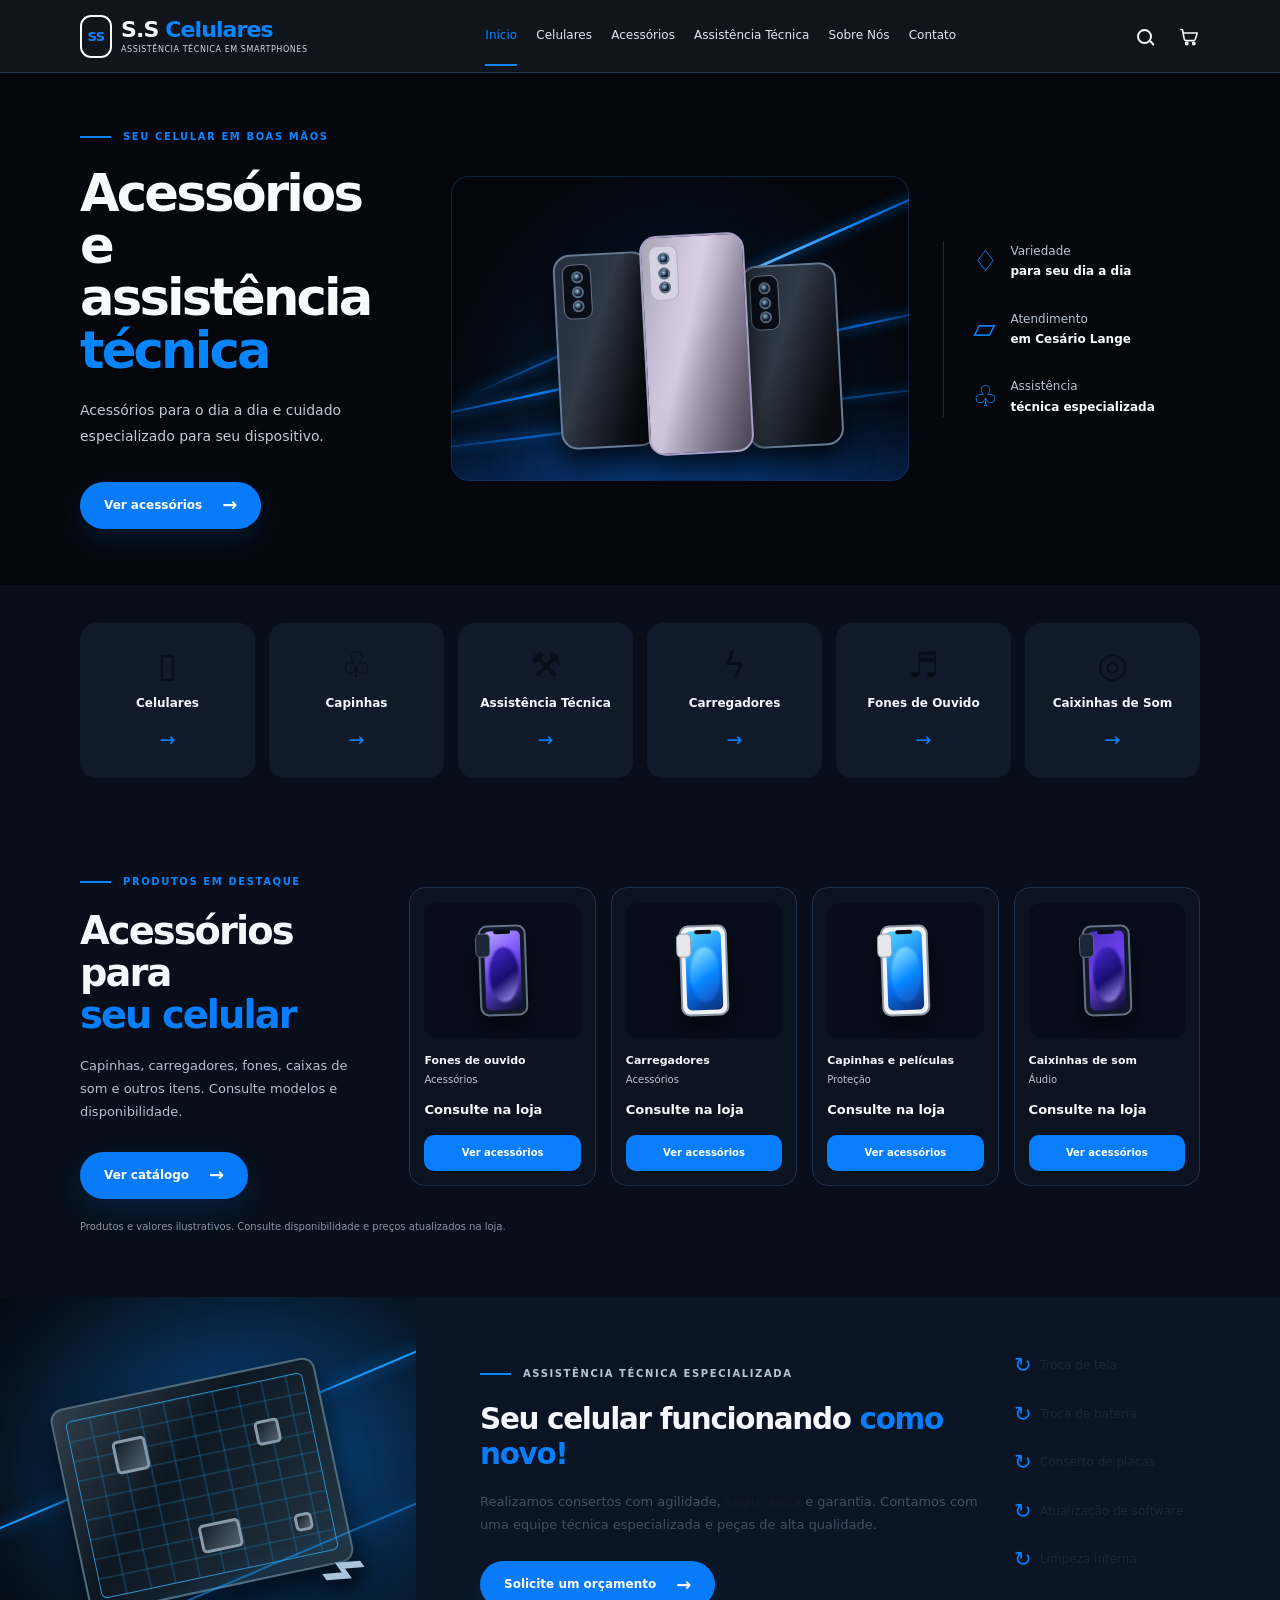
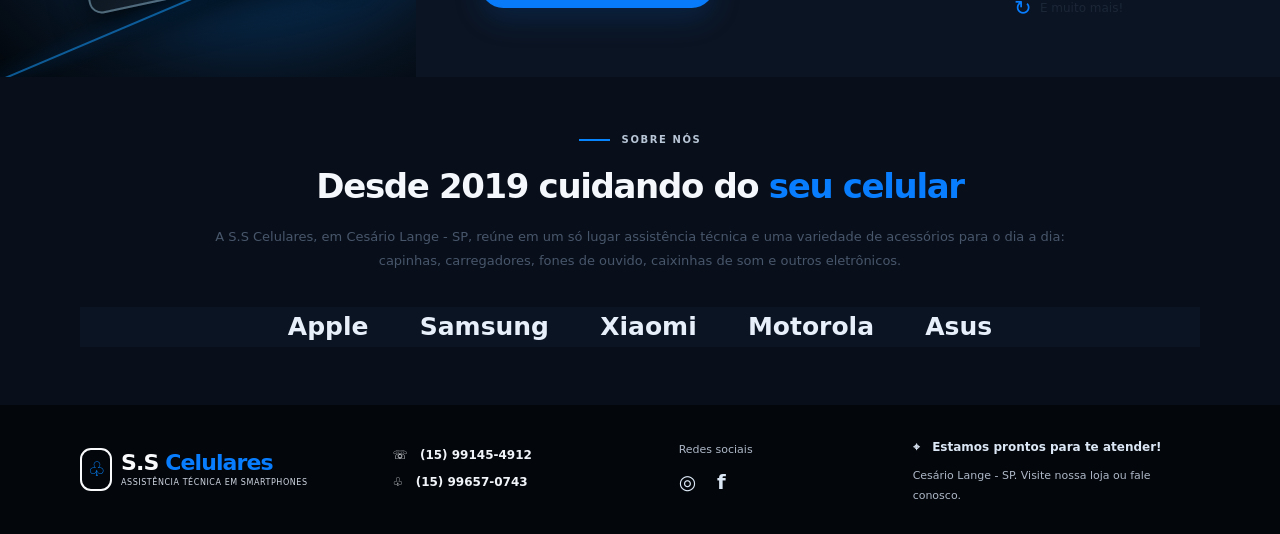
<file: index.html>
<!doctype html>
<html lang="pt-BR">
<head>
  <meta charset="utf-8">
  <meta name="viewport" content="width=device-width, initial-scale=1">
  <meta name="description" content="S.S. Celulares: comércio de acessórios para dispositivos eletrônicos e serviços de assistência técnica em Cesário Lange - SP.">
  <meta name="theme-color" content="#05070c">
  <title>S.S. Celulares | Acessórios e assistência técnica</title>
  <link rel="stylesheet" href="./assets/css/style.css">
  <script src="./assets/js/catalogo.js" defer></script>
</head>
<body class="home-page">
  <a class="pular-conteudo" href="#conteudo">Pular para o conteúdo</a>
  <header class="topo topo-padrao home-topo">
    <div class="container barra">
      <a class="marca" href="./index.html" aria-label="SS Celulares — início">
        <span class="marca-simbolo home-marca-simbolo">SS</span>
        <span class="home-marca-texto">S.S <b>Celulares</b><small>ASSISTÊNCIA TÉCNICA EM SMARTPHONES</small></span>
      </a>
      <nav class="navegacao" aria-label="Navegação principal">
        <a href="./index.html" aria-current="page">Início</a>
        <a href="./celulares/index.html">Celulares</a>
        <a href="./acessorios/index.html">Acessórios</a>
        <a href="./assistencia/index.html">Assistência Técnica</a>
        <a href="./sobre/index.html">Sobre Nós</a>
        <a href="./contato/index.html">Contato</a>
      </nav>
      <div class="home-atalhos" aria-label="Atalhos">
        <a href="./catalogo/index.html" aria-label="Buscar produtos" class="home-icone-link"><span class="home-lupa" aria-hidden="true"></span></a>
        <a class="home-icone-link home-carrinho" href="./carrinho/index.html" aria-label="Abrir carrinho">
          <svg class="home-cart-svg" viewBox="0 0 24 24" aria-hidden="true"><path d="M3 4h2l2.2 11.1a2 2 0 0 0 2 1.6h8.6a2 2 0 0 0 1.9-1.4L22 8H6"/><circle cx="10" cy="20" r="1.3"/><circle cx="18" cy="20" r="1.3"/></svg>
          <span class="contador-carrinho" data-contador-carrinho hidden>0</span>
        </a>
      </div>
    </div>
  </header>

  <main id="conteudo">
    <section class="home-hero" id="inicio">
      <div class="container home-hero-grade">
        <div class="home-hero-texto">
          <p class="home-eyebrow"><span></span> SEU CELULAR EM BOAS MÃOS</p>
          <h1>Acessórios<br>e assistência<br><strong>técnica</strong></h1>
          <p class="home-hero-descricao">Acessórios para o dia a dia e cuidado especializado para seu dispositivo.</p>
          <a class="home-botao-azul" href="./celulares/index.html">Ver acessórios <span>→</span></a>
        </div>
        <div class="home-phones-visual" aria-label="Ilustração de três smartphones com iluminação azul">
          <div class="home-raio home-raio-um"></div><div class="home-raio home-raio-dois"></div><div class="home-raio home-raio-tres"></div>
          <div class="home-reflexo"></div>
          <div class="home-phone home-phone-um"><div class="home-camera"><i></i><i></i><i></i></div><div class="home-phone-side"></div></div>
          <div class="home-phone home-phone-dois"><div class="home-camera"><i></i><i></i><i></i></div><div class="home-phone-glow"></div></div>
          <div class="home-phone home-phone-tres"><div class="home-camera"><i></i><i></i><i></i></div></div>
        </div>
        <div class="home-promessas">
          <div><span class="home-promessa-icone">♢</span><p>Variedade<strong>para seu dia a dia</strong></p></div>
          <div><span class="home-promessa-icone">▱</span><p>Atendimento<strong>em Cesário Lange</strong></p></div>
          <div><span class="home-promessa-icone">♧</span><p>Assistência<strong>técnica especializada</strong></p></div>
        </div>
      </div>
    </section>

    <section class="home-categorias" aria-label="Categorias da loja">
      <div class="container home-categorias-grade">
        <a href="./celulares/index.html" class="home-categoria"><span class="home-cat-icon">▯</span><strong>Celulares</strong><b>→</b></a>
        <a href="./acessorios/index.html" class="home-categoria"><span class="home-cat-icon">♧</span><strong>Capinhas</strong><b>→</b></a>
        <a href="./assistencia/index.html" class="home-categoria"><span class="home-cat-icon">⚒</span><strong>Assistência Técnica</strong><b>→</b></a>
        <a href="./acessorios/index.html" class="home-categoria"><span class="home-cat-icon">ϟ</span><strong>Carregadores</strong><b>→</b></a>
        <a href="./acessorios/index.html" class="home-categoria"><span class="home-cat-icon">♬</span><strong>Fones de Ouvido</strong><b>→</b></a>
        <a href="./acessorios/index.html" class="home-categoria"><span class="home-cat-icon">◎</span><strong>Caixinhas de Som</strong><b>→</b></a>
      </div>
    </section>

    <section class="home-destaques" id="celulares">
      <div class="container home-destaques-grade">
        <div class="home-destaques-intro">
          <p class="home-eyebrow"><span></span> PRODUTOS EM DESTAQUE</p>
          <h2>Acessórios para<br><strong>seu celular</strong></h2>
          <p>Capinhas, carregadores, fones, caixas de som e outros itens. Consulte modelos e disponibilidade.</p>
          <a class="home-botao-azul" href="./acessorios/index.html">Ver catálogo <span>→</span></a>
        </div>
        <div class="home-produtos">
          <article class="home-produto"><div class="home-produto-imagem"><div class="home-produto-celular purple"><div class="home-produto-tela"></div><span></span></div></div><h3>Fones de ouvido</h3><p>Acessórios</p><strong>Consulte na loja</strong><a href="./acessorios/index.html">Ver acessórios</a></article>
          <article class="home-produto"><div class="home-produto-imagem"><div class="home-produto-celular white"><div class="home-produto-tela blue"></div><span></span></div></div><h3>Carregadores</h3><p>Acessórios</p><strong>Consulte na loja</strong><a href="./acessorios/index.html">Ver acessórios</a></article>
          <article class="home-produto"><div class="home-produto-imagem"><div class="home-produto-celular white"><div class="home-produto-tela cyan"></div><span></span></div></div><h3>Capinhas e películas</h3><p>Proteção</p><strong>Consulte na loja</strong><a href="./acessorios/index.html">Ver acessórios</a></article>
          <article class="home-produto"><div class="home-produto-imagem"><div class="home-produto-celular graphite"><div class="home-produto-tela purple"></div><span></span></div></div><h3>Caixinhas de som</h3><p>Áudio</p><strong>Consulte na loja</strong><a href="./acessorios/index.html">Ver acessórios</a></article>
        </div>
      </div>
      <p class="home-precos-aviso">Produtos e valores ilustrativos. Consulte disponibilidade e preços atualizados na loja.</p>
    </section>

    <section class="home-assistencia" id="assistencia">
      <div class="home-assistencia-foto" aria-hidden="true"><div class="home-placa-circuito"><span></span><i></i><b></b><em></em></div><div class="home-ferramenta">⌁</div></div>
      <div class="container home-assistencia-conteudo">
        <div><p class="home-eyebrow"><span></span> ASSISTÊNCIA TÉCNICA ESPECIALIZADA</p><h2>Seu celular funcionando <strong>como novo!</strong></h2><p>Realizamos consertos com agilidade, <b>segurança</b> e garantia. Contamos com uma equipe técnica especializada e peças de alta qualidade.</p><a class="home-botao-azul" href="./contato/index.html">Solicite um orçamento <span>→</span></a></div>
        <ul><li>Troca de tela</li><li>Troca de bateria</li><li>Conserto de placas</li><li>Atualização de software</li><li>Limpeza interna</li><li>E muito mais!</li></ul>
      </div>
    </section>

    <section class="home-sobre" id="sobre">
      <div class="container">
        <p class="home-eyebrow"><span></span> SOBRE NÓS</p>
        <h2>Desde 2019 cuidando do <strong>seu celular</strong></h2>
        <p>A S.S Celulares, em Cesário Lange - SP, reúne em um só lugar assistência técnica e uma variedade de acessórios para o dia a dia: capinhas, carregadores, fones de ouvido, caixinhas de som e outros eletrônicos.</p>
        <div class="home-marcas"><span>Apple</span><span>Samsung</span><span>Xiaomi</span><span>Motorola</span><span>Asus</span></div>
      </div>
    </section>
  </main>

  <footer class="rodape home-rodape">
    <div class="container home-rodape-grade">
      <a class="marca" href="./index.html"><span class="marca-simbolo home-marca-simbolo">♧</span><span class="home-marca-texto">S.S <b>Celulares</b><small>ASSISTÊNCIA TÉCNICA EM SMARTPHONES</small></span></a>
      <div class="home-telefone"><strong>☏ &nbsp; (15) 99145-4912</strong><strong>♧ &nbsp; (15) 99657-0743</strong></div>
      <div class="home-social"><span>Redes sociais</span><strong>◎ &nbsp; f</strong></div>
      <div class="home-endereco"><strong>⌖ &nbsp; Estamos prontos para te atender!</strong><p>Cesário Lange - SP. Visite nossa loja ou fale conosco.</p></div>
    </div>
  </footer>
</body>
</html>
</file>
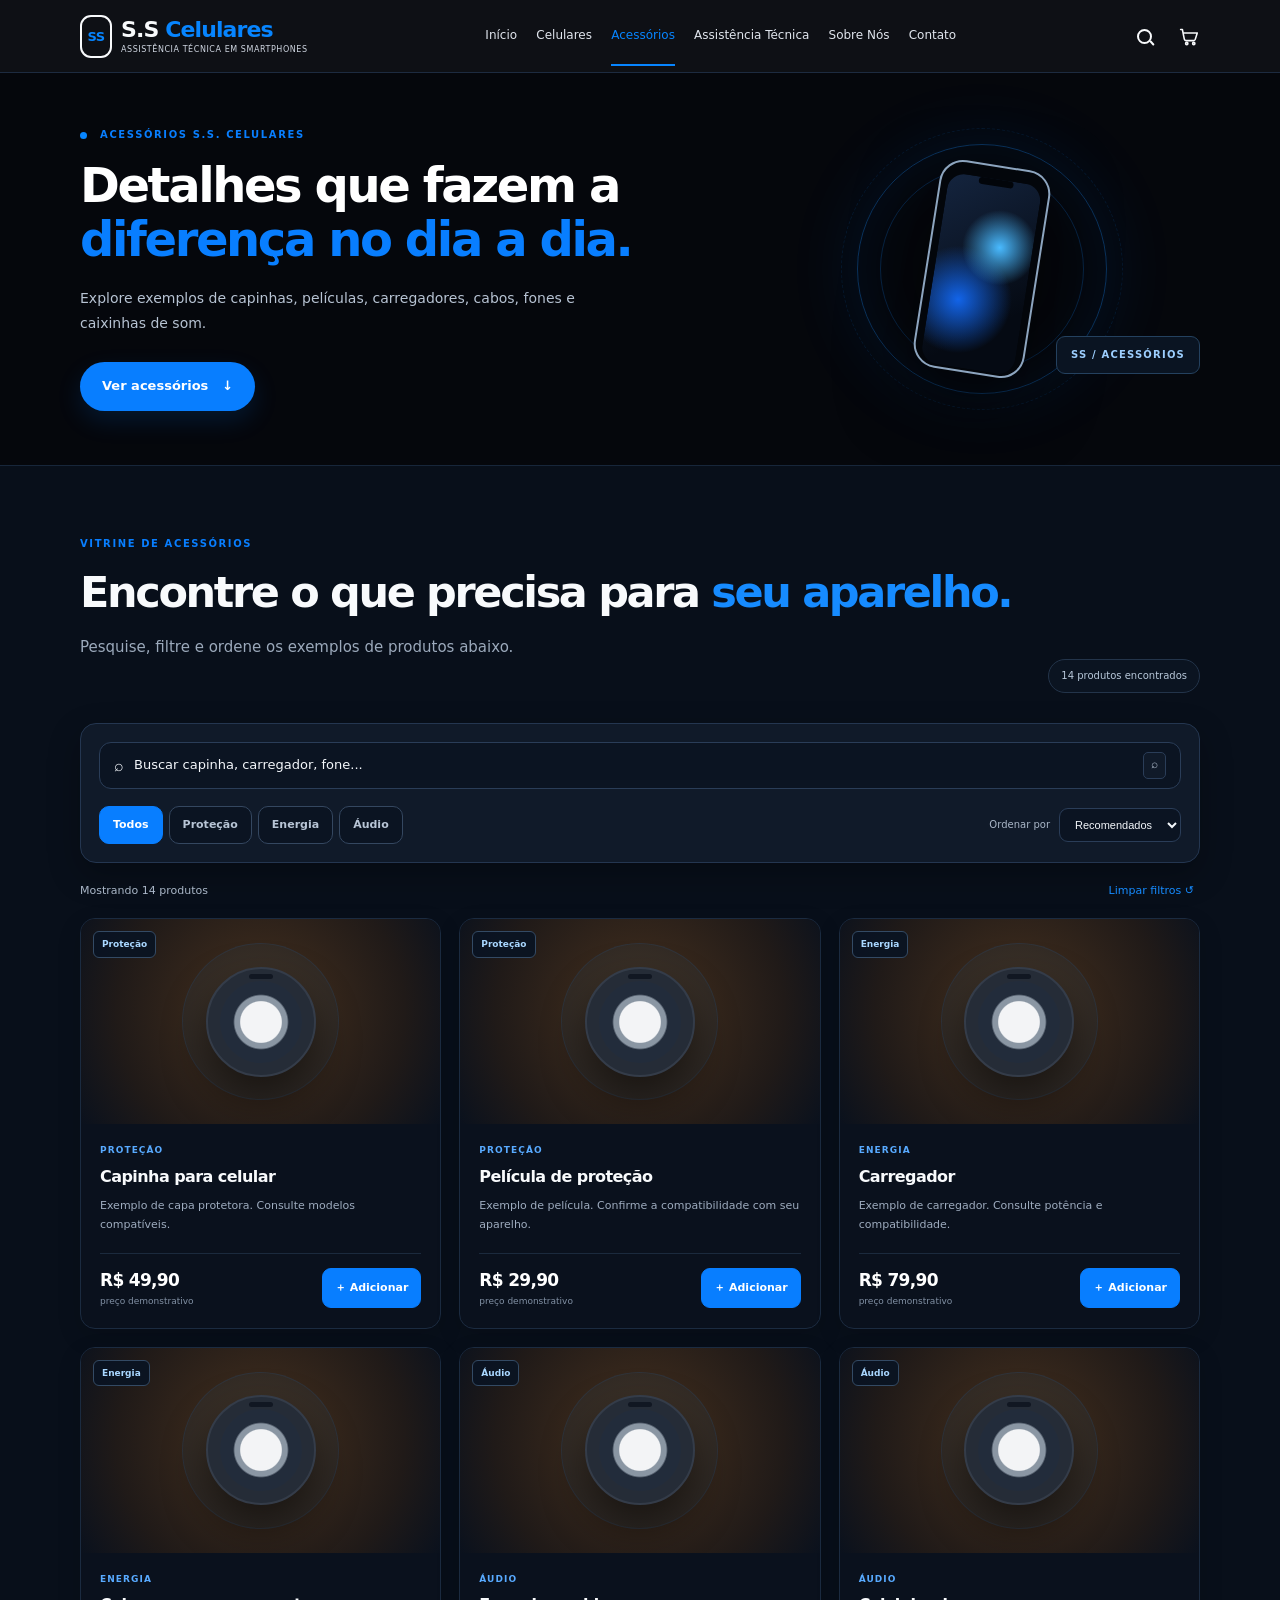
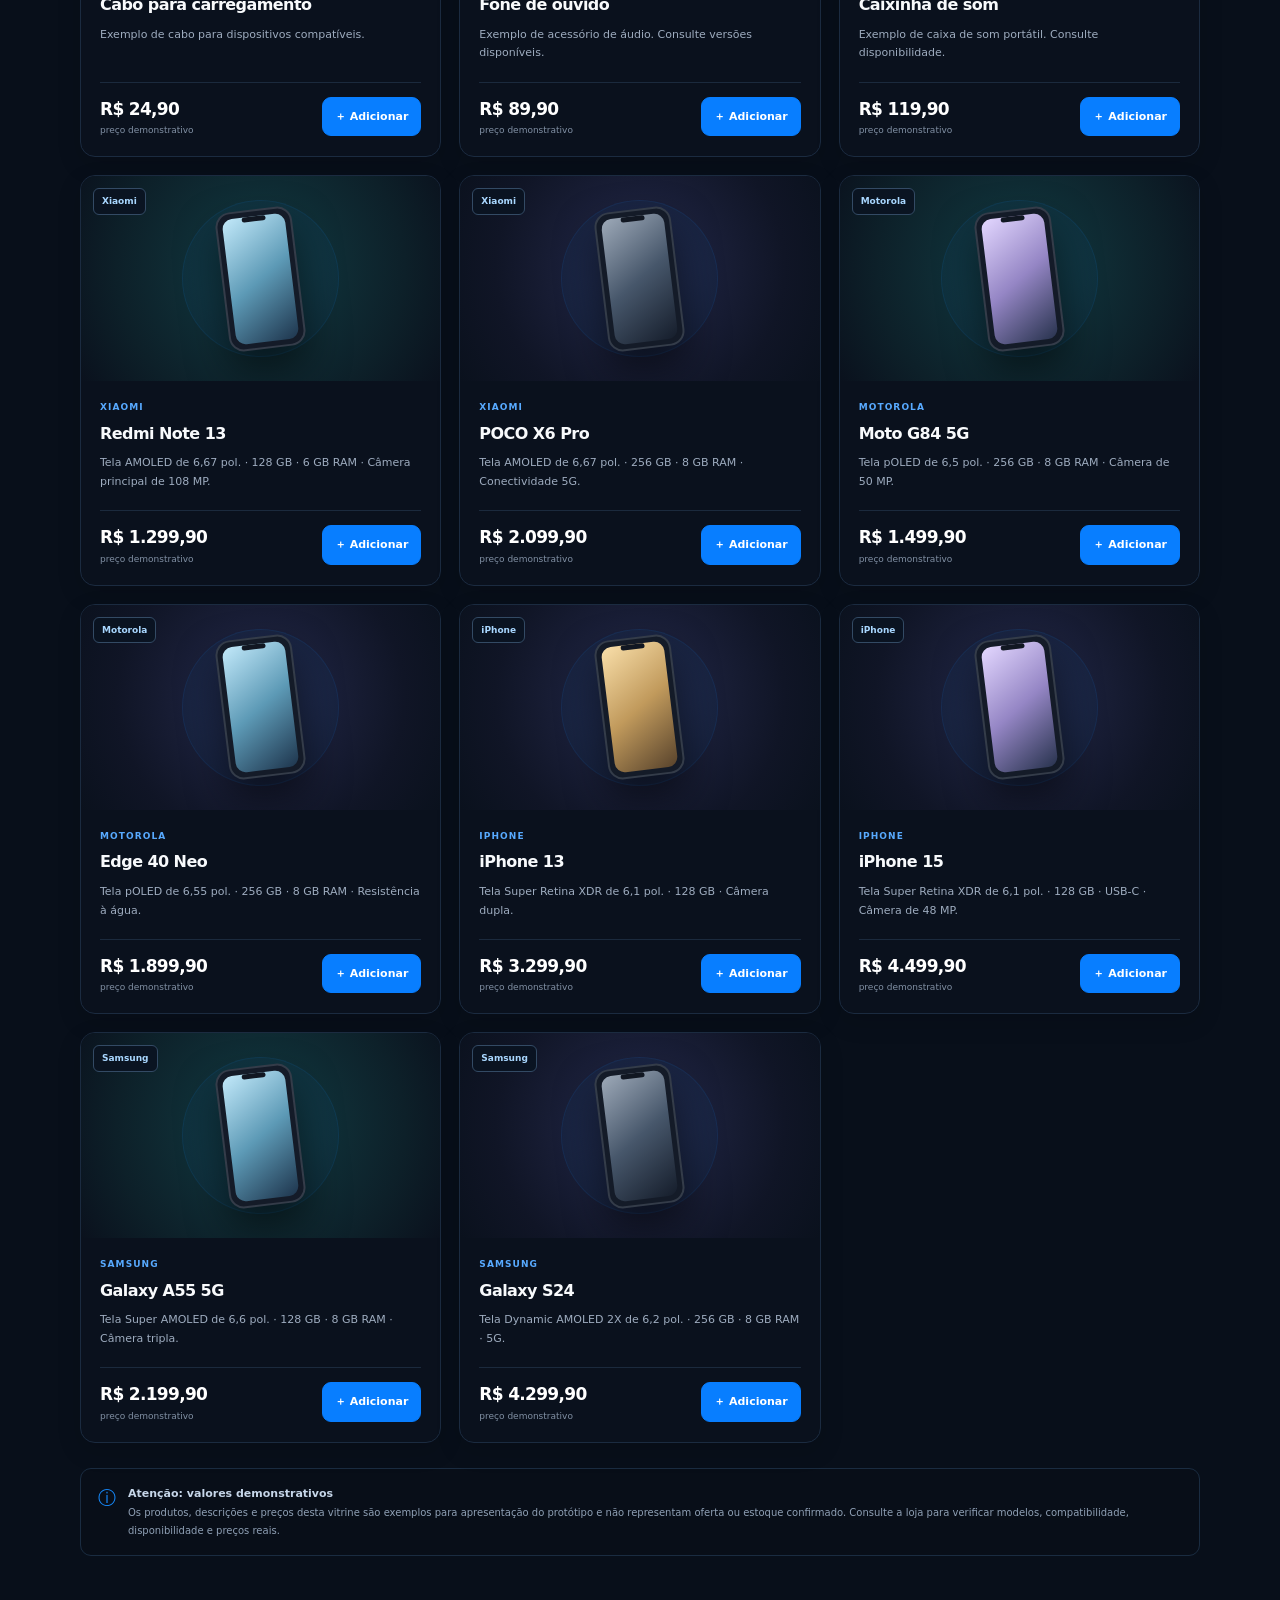
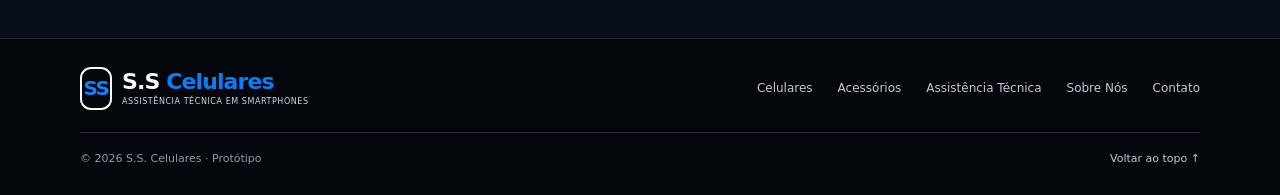
<file: acessorios/index.html>
<!doctype html>
<html lang="pt-BR"><head><meta charset="UTF-8"><meta name="viewport" content="width=device-width, initial-scale=1"><meta name="description" content="Explore acessórios demonstrativos para celulares."><title>Acessórios | SS Celulares</title><link rel="stylesheet" href="../assets/css/style.css"><script src="../assets/js/catalogo.js" defer></script></head><body><a class="pular-conteudo" href="#conteudo">Pular para o conteúdo</a><header class="topo topo-padrao">
    <div class="container barra">
      <a class="marca" href="../index.html" aria-label="SS Celulares — início">
        <span class="marca-simbolo home-marca-simbolo">SS</span>
        <span class="home-marca-texto">S.S <b>Celulares</b><small>ASSISTÊNCIA TÉCNICA EM SMARTPHONES</small></span>
      </a>
      <nav class="navegacao" aria-label="Navegação principal">
        <a href="../index.html">Início</a>
        <a href="../celulares/index.html">Celulares</a>
        <a href="../acessorios/index.html" aria-current="page">Acessórios</a>
        <a href="../assistencia/index.html">Assistência Técnica</a>
        <a href="../sobre/index.html">Sobre Nós</a>
        <a href="../contato/index.html">Contato</a>
      </nav>
      <div class="home-atalhos" aria-label="Atalhos">
        <a href="../catalogo/index.html" aria-label="Buscar produtos" class="home-icone-link"><span class="home-lupa" aria-hidden="true"></span></a>
        <a class="home-icone-link home-carrinho" href="../carrinho/index.html" aria-label="Abrir carrinho">
          <svg class="home-cart-svg" viewBox="0 0 24 24" aria-hidden="true"><path d="M3 4h2l2.2 11.1a2 2 0 0 0 2 1.6h8.6a2 2 0 0 0 1.9-1.4L22 8H6"/><circle cx="10" cy="20" r="1.3"/><circle cx="18" cy="20" r="1.3"/></svg>
          <span class="contador-carrinho" data-contador-carrinho hidden>0</span>
        </a>
      </div>
    </div>
  </header><main id="conteudo" class="catalogo-pagina">
  <section class="catalogo-hero">
    <div class="container catalogo-hero-grade">
      <div class="catalogo-hero-texto">
        <p class="sobretitulo"><span class="ponto"></span> ACESSÓRIOS S.S. CELULARES</p>
        <h1>Detalhes que fazem a <span>diferença no dia a dia.</span></h1>
        <p>Explore exemplos de capinhas, películas, carregadores, cabos, fones e caixinhas de som.</p>
        <a class="botao botao-principal" href="#explorar">Ver acessórios <span aria-hidden="true">↓</span></a>
      </div>
      <div class="catalogo-hero-selo" aria-hidden="true"><div class="catalogo-orbita"></div><div class="catalogo-aparelho"><div></div></div><span class="catalogo-flutuante">SS / ACESSÓRIOS</span></div>
    </div>
  </section>
  
  <section class="catalogo-explorar" id="explorar">
    <div class="container">
      <div class="catalogo-cabecalho">
        <div><p class="sobretitulo">VITRINE DE ACESSÓRIOS</p><h2>Encontre o que precisa para <span>seu aparelho.</span></h2><p class="texto-secundario">Pesquise, filtre e ordene os exemplos de produtos abaixo.</p></div>
        <span class="contador" id="contador-produtos" aria-live="polite">Carregando produtos...</span>
      </div>
      <div class="catalogo-painel-filtros">
        <label class="campo-busca campo-busca-grande"><span aria-hidden="true">⌕</span><input id="busca" type="search" placeholder="Buscar capinha, carregador, fone..." aria-label="Buscar acessórios por nome ou descrição"><kbd>⌕</kbd></label>
        <div class="catalogo-filtros-linha">
          <div class="categorias" role="group" aria-label="Filtrar por categoria">
            <button class="filtro ativo" type="button" data-categoria="Todos" aria-pressed="true">Todos</button>
            <button class="filtro" type="button" data-categoria="Proteção" aria-pressed="false">Proteção</button>
            <button class="filtro" type="button" data-categoria="Energia" aria-pressed="false">Energia</button>
            <button class="filtro" type="button" data-categoria="Áudio" aria-pressed="false">Áudio</button>
          </div>
          <label class="ordenar-controle"><span>Ordenar por</span><select id="ordenar-produtos" aria-label="Ordenar acessórios"><option value="relevancia">Recomendados</option><option value="preco-menor">Menor preço</option><option value="preco-maior">Maior preço</option><option value="nome">Nome A–Z</option></select></label>
        </div>
      </div>
      <div class="catalogo-resultado-topo"><span id="resumo-resultados">Acessórios demonstrativos</span><button id="limpar-filtros" class="limpar-filtros" type="button">Limpar filtros ↺</button></div>
      <div class="produtos produtos-catalogo" id="lista-produtos" aria-live="polite"></div>
      <div class="catalogo-nota"><span aria-hidden="true">ⓘ</span><p><strong>Atenção: valores demonstrativos</strong><br>Os produtos, descrições e preços desta vitrine são exemplos para apresentação do protótipo e não representam oferta ou estoque confirmado. Consulte a loja para verificar modelos, compatibilidade, disponibilidade e preços reais.</p></div>
    </div>
  </section>
</main><footer class="rodape rodape-global"><div class="container rodape-padrao"><a class="marca" href="../index.html"><span class="marca-simbolo home-marca-simbolo">SS</span><span class="home-marca-texto">S.S <b>Celulares</b><small>ASSISTÊNCIA TÉCNICA EM SMARTPHONES</small></span></a><nav class="rodape-links" aria-label="Links do rodapé"><a href="../celulares/index.html">Celulares</a><a href="../acessorios/index.html">Acessórios</a><a href="../assistencia/index.html">Assistência Técnica</a><a href="../sobre/index.html">Sobre Nós</a><a href="../contato/index.html">Contato</a></nav><div class="rodape-final"><span>© <span class="ano-atual"></span> S.S. Celulares · Protótipo</span><a href="#conteudo">Voltar ao topo ↑</a></div></div></footer><script>document.querySelectorAll(".ano-atual").forEach(el=>el.textContent=new Date().getFullYear())</script></body></html>
</file>
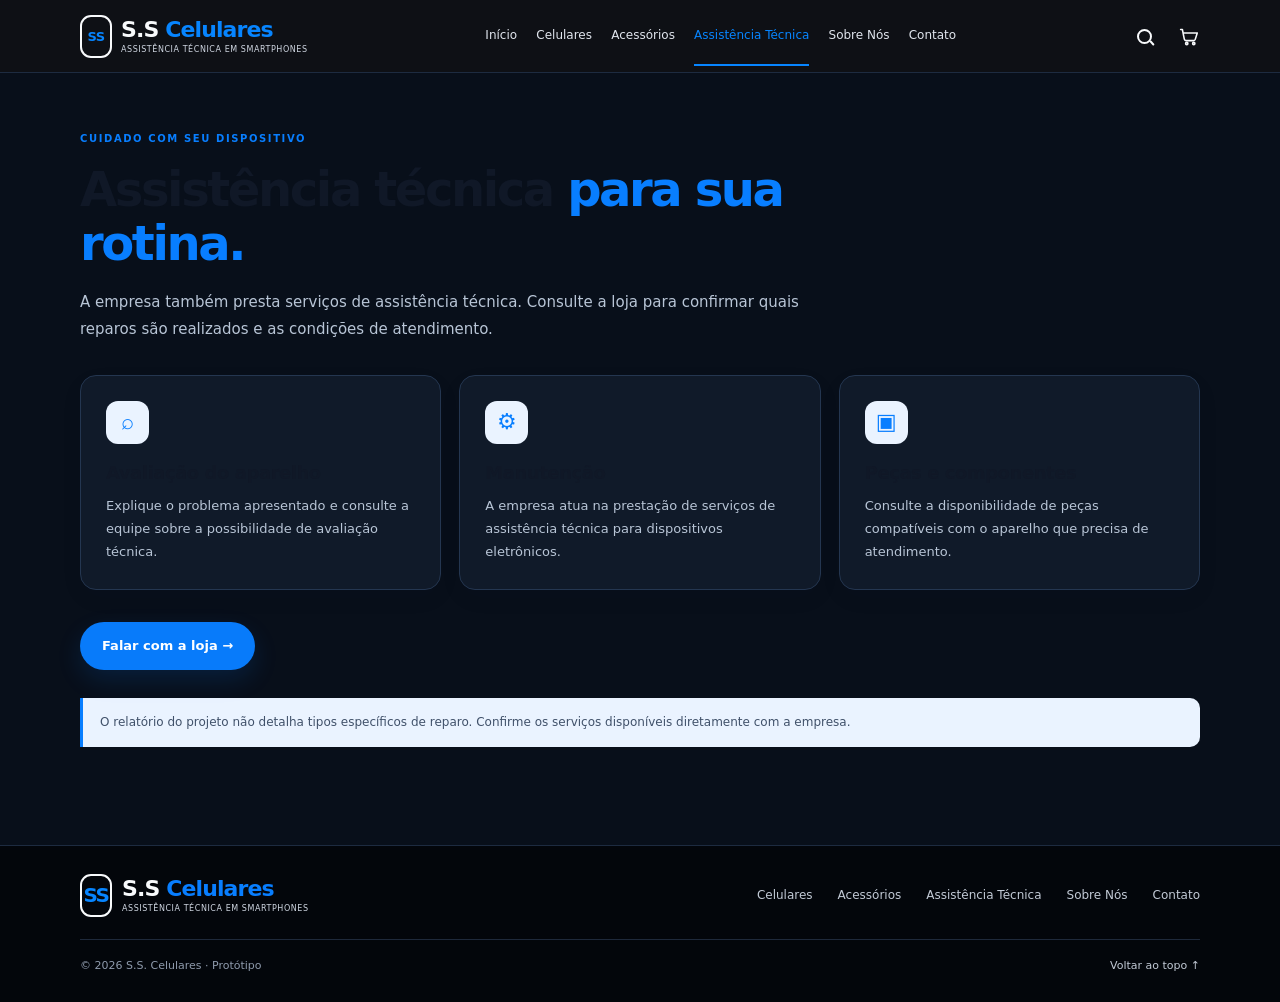
<file: assistencia/index.html>
<!doctype html>
<html lang="pt-BR"><head><meta charset="UTF-8"><meta name="viewport" content="width=device-width, initial-scale=1"><meta name="description" content="Conheça a atuação da S.S. Celulares em assistência técnica para dispositivos eletrônicos."><title>Assistência Técnica | SS Celulares</title><link rel="stylesheet" href="../assets/css/style.css"></head><body><a class="pular-conteudo" href="#conteudo">Pular para o conteúdo</a><header class="topo topo-padrao">
    <div class="container barra">
      <a class="marca" href="../index.html" aria-label="SS Celulares — início">
        <span class="marca-simbolo home-marca-simbolo">SS</span>
        <span class="home-marca-texto">S.S <b>Celulares</b><small>ASSISTÊNCIA TÉCNICA EM SMARTPHONES</small></span>
      </a>
      <nav class="navegacao" aria-label="Navegação principal">
        <a href="../index.html">Início</a>
        <a href="../celulares/index.html">Celulares</a>
        <a href="../acessorios/index.html">Acessórios</a>
        <a href="../assistencia/index.html" aria-current="page">Assistência Técnica</a>
        <a href="../sobre/index.html">Sobre Nós</a>
        <a href="../contato/index.html">Contato</a>
      </nav>
      <div class="home-atalhos" aria-label="Atalhos">
        <a href="../catalogo/index.html" aria-label="Buscar produtos" class="home-icone-link"><span class="home-lupa" aria-hidden="true"></span></a>
        <a class="home-icone-link home-carrinho" href="../carrinho/index.html" aria-label="Abrir carrinho">
          <svg class="home-cart-svg" viewBox="0 0 24 24" aria-hidden="true"><path d="M3 4h2l2.2 11.1a2 2 0 0 0 2 1.6h8.6a2 2 0 0 0 1.9-1.4L22 8H6"/><circle cx="10" cy="20" r="1.3"/><circle cx="18" cy="20" r="1.3"/></svg>
          <span class="contador-carrinho" data-contador-carrinho hidden>0</span>
        </a>
      </div>
    </div>
  </header><main id="conteudo" class="pagina-conteudo"><div class="container"><p class="sobretitulo">CUIDADO COM SEU DISPOSITIVO</p><h1>Assistência técnica <span>para sua rotina.</span></h1><p class="pagina-intro">A empresa também presta serviços de assistência técnica. Consulte a loja para confirmar quais reparos são realizados e as condições de atendimento.</p><div class="pagina-cards"><article><span>⌕</span><h2>Avaliação do aparelho</h2><p>Explique o problema apresentado e consulte a equipe sobre a possibilidade de avaliação técnica.</p></article><article><span>⚙</span><h2>Manutenção</h2><p>A empresa atua na prestação de serviços de assistência técnica para dispositivos eletrônicos.</p></article><article><span>▣</span><h2>Peças e componentes</h2><p>Consulte a disponibilidade de peças compatíveis com o aparelho que precisa de atendimento.</p></article></div><a class="botao botao-principal" href="../contato/index.html">Falar com a loja →</a><p class="aviso-catalogo">O relatório do projeto não detalha tipos específicos de reparo. Confirme os serviços disponíveis diretamente com a empresa.</p></div></main><footer class="rodape rodape-global"><div class="container rodape-padrao"><a class="marca" href="../index.html"><span class="marca-simbolo home-marca-simbolo">SS</span><span class="home-marca-texto">S.S <b>Celulares</b><small>ASSISTÊNCIA TÉCNICA EM SMARTPHONES</small></span></a><nav class="rodape-links" aria-label="Links do rodapé"><a href="../celulares/index.html">Celulares</a><a href="../acessorios/index.html">Acessórios</a><a href="../assistencia/index.html">Assistência Técnica</a><a href="../sobre/index.html">Sobre Nós</a><a href="../contato/index.html">Contato</a></nav><div class="rodape-final"><span>© <span class="ano-atual"></span> S.S. Celulares · Protótipo</span><a href="#conteudo">Voltar ao topo ↑</a></div></div></footer><script>document.querySelectorAll(".ano-atual").forEach(el=>el.textContent=new Date().getFullYear())</script></body></html>
</file>
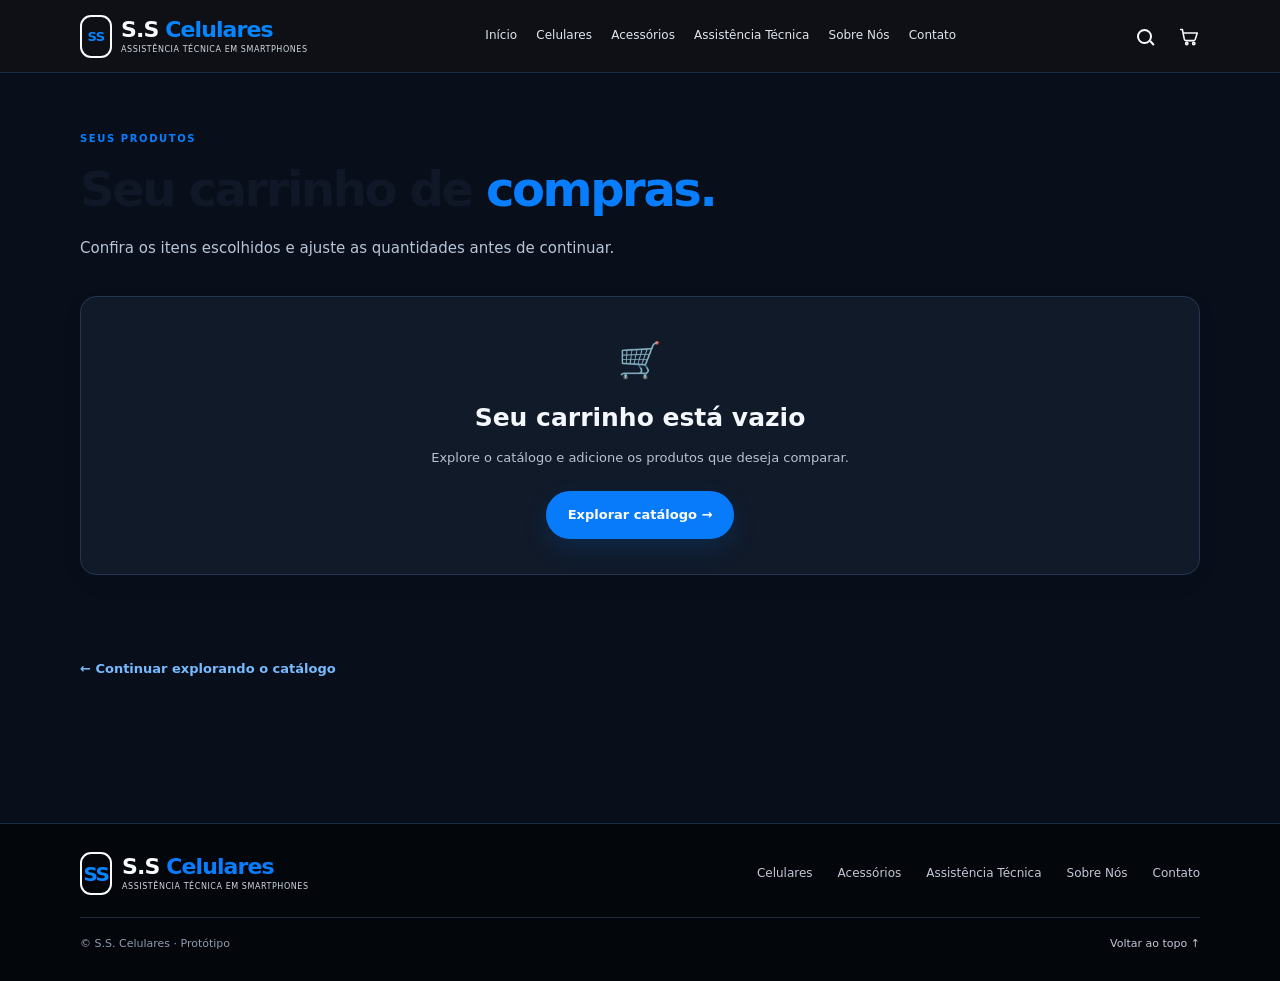
<file: carrinho/index.html>
<!doctype html>
<html lang="pt-BR">
<head>
  <meta charset="UTF-8">
  <meta name="viewport" content="width=device-width, initial-scale=1">
  <meta name="description" content="Revise os produtos adicionados ao carrinho demonstrativo da SS Celulares.">
  <title>Carrinho | SS Celulares</title>
  <link rel="stylesheet" href="../assets/css/style.css">
  <script src="../assets/js/catalogo.js" defer></script>
</head>
<body>
  <a class="pular-conteudo" href="#conteudo">Pular para o conteúdo</a>
  <header class="topo topo-padrao">
    <div class="container barra">
      <a class="marca" href="../index.html" aria-label="SS Celulares — início">
        <span class="marca-simbolo home-marca-simbolo">SS</span>
        <span class="home-marca-texto">S.S <b>Celulares</b><small>ASSISTÊNCIA TÉCNICA EM SMARTPHONES</small></span>
      </a>
      <nav class="navegacao" aria-label="Navegação principal">
        <a href="../index.html">Início</a>
        <a href="../celulares/index.html">Celulares</a>
        <a href="../acessorios/index.html">Acessórios</a>
        <a href="../assistencia/index.html">Assistência Técnica</a>
        <a href="../sobre/index.html">Sobre Nós</a>
        <a href="../contato/index.html">Contato</a>
      </nav>
      <div class="home-atalhos" aria-label="Atalhos">
        <a href="../catalogo/index.html" aria-label="Buscar produtos" class="home-icone-link"><span class="home-lupa" aria-hidden="true"></span></a>
        <a class="home-icone-link home-carrinho" href="../carrinho/index.html" aria-label="Abrir carrinho">
          <svg class="home-cart-svg" viewBox="0 0 24 24" aria-hidden="true"><path d="M3 4h2l2.2 11.1a2 2 0 0 0 2 1.6h8.6a2 2 0 0 0 1.9-1.4L22 8H6"/><circle cx="10" cy="20" r="1.3"/><circle cx="18" cy="20" r="1.3"/></svg>
          <span class="contador-carrinho" data-contador-carrinho hidden>0</span>
        </a>
      </div>
    </div>
  </header>
  <main id="conteudo" class="pagina-conteudo">
    <div class="container">
      <p class="sobretitulo">SEUS PRODUTOS</p>
      <h1>Seu carrinho de <span>compras.</span></h1>
      <p class="pagina-intro">Confira os itens escolhidos e ajuste as quantidades antes de continuar.</p>
      <div id="carrinho-vazio" class="carrinho-vazio">
        <span aria-hidden="true">🛒</span>
        <h2>Seu carrinho está vazio</h2>
        <p>Explore o catálogo e adicione os produtos que deseja comparar.</p>
        <a class="botao botao-principal" href="../catalogo/index.html">Explorar catálogo →</a>
      </div>
      <div id="carrinho-conteudo" hidden>
        <p class="resumo-itens">Itens no carrinho: <strong id="total-itens-carrinho">0</strong></p>
        <div id="itens-carrinho" class="itens-carrinho" aria-live="polite"></div>
      </div>
      <aside id="resumo-carrinho" class="resumo-carrinho" hidden>
        <h2>Resumo do pedido</h2>
        <div class="linha-resumo"><span>Subtotal</span><strong id="subtotal-carrinho">R$ 0,00</strong></div>
        <div class="linha-resumo"><span>Entrega</span><span>A calcular</span></div>
        <div class="linha-resumo linha-total"><span>Total estimado</span><strong id="total-carrinho">R$ 0,00</strong></div>
        <p class="aviso-catalogo">Valores ilustrativos. Este protótipo não processa pagamentos nem confirma pedidos.</p>
        <button class="botao botao-principal" id="finalizar-pedido" type="button">Continuar pedido →</button>
        <button class="botao-limpar" id="limpar-carrinho" type="button">Esvaziar carrinho</button>
        <p id="mensagem-finalizacao" class="mensagem-carrinho" role="status"></p>
      </aside>
      <p id="mensagem-carrinho" class="mensagem-carrinho" role="status"></p>
      <p class="continuar-comprando"><a class="link-simples" href="../catalogo/index.html">← Continuar explorando o catálogo</a></p>
    </div>
  </main>
  <footer class="rodape rodape-global"><div class="container rodape-padrao"><a class="marca" href="../index.html"><span class="marca-simbolo home-marca-simbolo">SS</span><span class="home-marca-texto">S.S <b>Celulares</b><small>ASSISTÊNCIA TÉCNICA EM SMARTPHONES</small></span></a><nav class="rodape-links" aria-label="Links do rodapé"><a href="../celulares/index.html">Celulares</a><a href="../acessorios/index.html">Acessórios</a><a href="../assistencia/index.html">Assistência Técnica</a><a href="../sobre/index.html">Sobre Nós</a><a href="../contato/index.html">Contato</a></nav><div class="rodape-final"><span>© <span class="ano-atual"></span> S.S. Celulares · Protótipo</span><a href="#conteudo">Voltar ao topo ↑</a></div></div></footer>
</body>
</html>
</file>
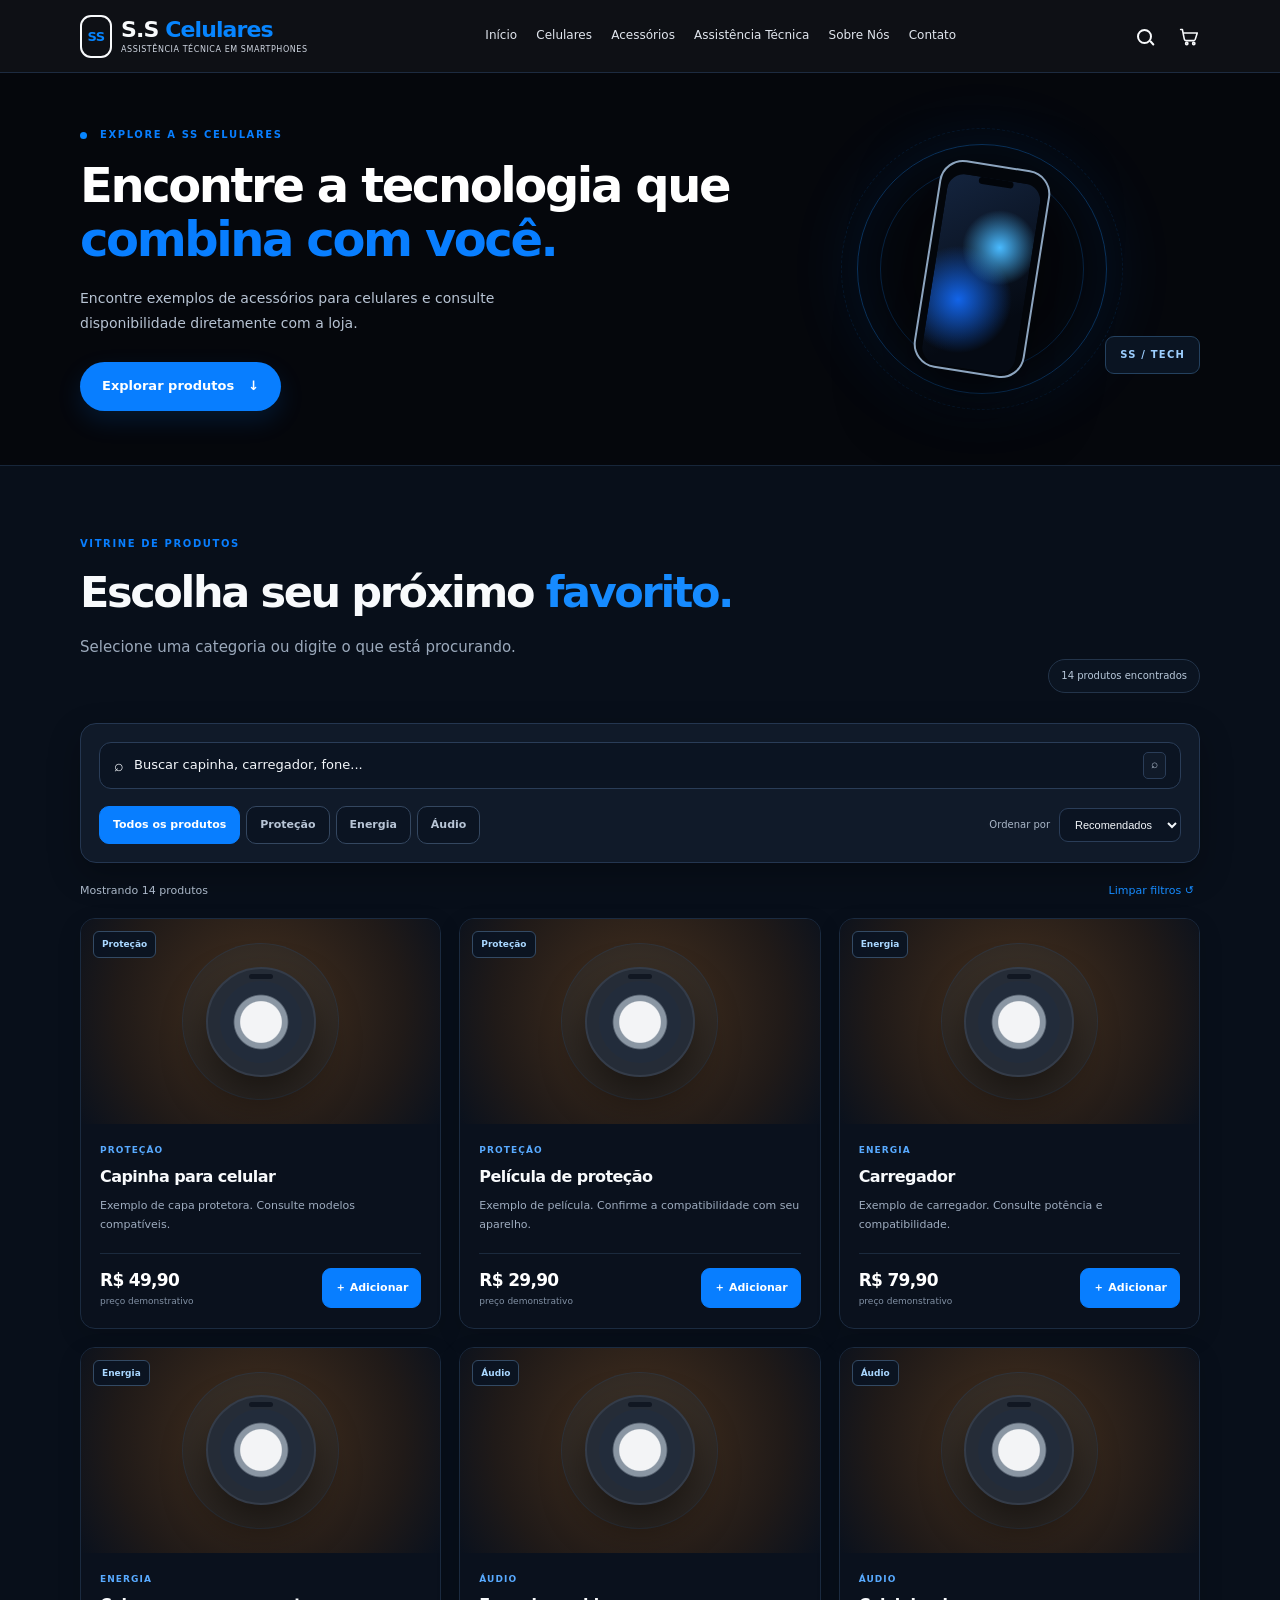
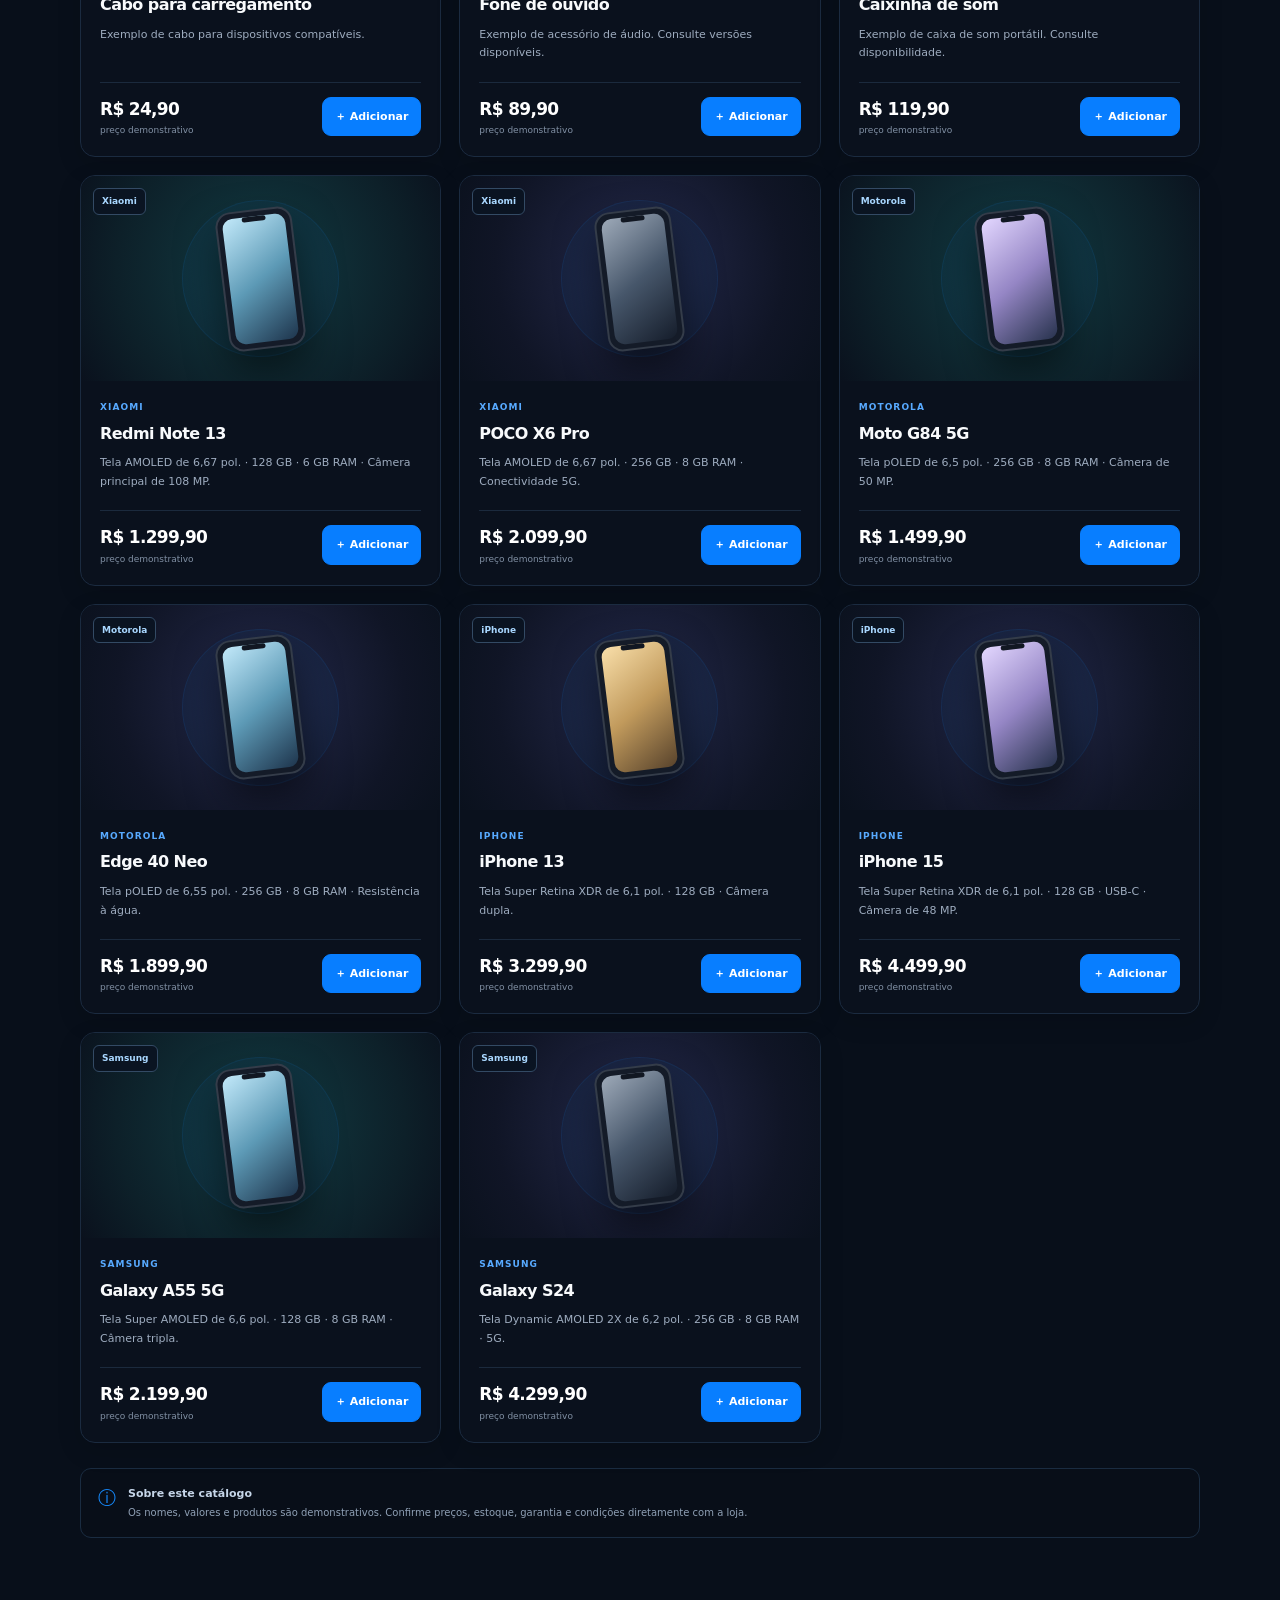
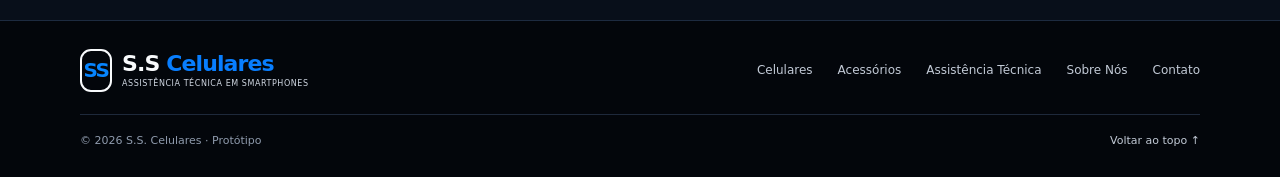
<file: catalogo/index.html>
<!doctype html>
<html lang="pt-BR">
<head>
  <meta charset="UTF-8">
  <meta name="viewport" content="width=device-width, initial-scale=1">
  <meta name="theme-color" content="#05070c">
  <meta name="description" content="Explore acessórios demonstrativos da S.S. Celulares, pesquise categorias e consulte opções.">
  <title>Catálogo de produtos | SS Celulares</title>
  <link rel="stylesheet" href="../assets/css/style.css">
  <script src="../assets/js/catalogo.js" defer></script>
</head>
<body>
  <a class="pular-conteudo" href="#conteudo">Pular para o conteúdo</a>
  <header class="topo topo-padrao">
    <div class="container barra">
      <a class="marca" href="../index.html" aria-label="SS Celulares — início">
        <span class="marca-simbolo home-marca-simbolo">SS</span>
        <span class="home-marca-texto">S.S <b>Celulares</b><small>ASSISTÊNCIA TÉCNICA EM SMARTPHONES</small></span>
      </a>
      <nav class="navegacao" aria-label="Navegação principal">
        <a href="../index.html">Início</a>
        <a href="../celulares/index.html">Celulares</a>
        <a href="../acessorios/index.html">Acessórios</a>
        <a href="../assistencia/index.html">Assistência Técnica</a>
        <a href="../sobre/index.html">Sobre Nós</a>
        <a href="../contato/index.html">Contato</a>
      </nav>
      <div class="home-atalhos" aria-label="Atalhos">
        <a href="../catalogo/index.html" aria-label="Buscar produtos" class="home-icone-link"><span class="home-lupa" aria-hidden="true"></span></a>
        <a class="home-icone-link home-carrinho" href="../carrinho/index.html" aria-label="Abrir carrinho">
          <svg class="home-cart-svg" viewBox="0 0 24 24" aria-hidden="true"><path d="M3 4h2l2.2 11.1a2 2 0 0 0 2 1.6h8.6a2 2 0 0 0 1.9-1.4L22 8H6"/><circle cx="10" cy="20" r="1.3"/><circle cx="18" cy="20" r="1.3"/></svg>
          <span class="contador-carrinho" data-contador-carrinho hidden>0</span>
        </a>
      </div>
    </div>
  </header>

  <main id="conteudo" class="catalogo-pagina">
    <section class="catalogo-hero">
      <div class="container catalogo-hero-grade">
        <div class="catalogo-hero-texto">
          <p class="sobretitulo"><span class="ponto"></span> EXPLORE A SS CELULARES</p>
          <h1>Encontre a tecnologia que <span>combina com você.</span></h1>
          <p>Encontre exemplos de acessórios para celulares e consulte disponibilidade diretamente com a loja.</p>
          <a class="botao botao-principal" href="#explorar">Explorar produtos <span aria-hidden="true">↓</span></a>
        </div>
        <div class="catalogo-hero-selo" aria-hidden="true">
          <div class="catalogo-orbita"></div><div class="catalogo-aparelho"><div></div></div>
          <span class="catalogo-flutuante">SS / TECH</span>
        </div>
      </div>
    </section>

    <section class="catalogo-explorar" id="explorar">
      <div class="container">
        <div class="catalogo-cabecalho">
          <div><p class="sobretitulo">VITRINE DE PRODUTOS</p><h2>Escolha seu próximo <span>favorito.</span></h2><p class="texto-secundario">Selecione uma categoria ou digite o que está procurando.</p></div>
          <span class="contador" id="contador-produtos" aria-live="polite">Carregando produtos...</span>
        </div>

        <div class="catalogo-painel-filtros">
          <label class="campo-busca campo-busca-grande"><span aria-hidden="true">⌕</span><input id="busca" type="search" placeholder="Buscar capinha, carregador, fone..." aria-label="Buscar produtos por nome ou descrição"><kbd>⌕</kbd></label>
          <div class="catalogo-filtros-linha">
            <div class="categorias" role="group" aria-label="Filtrar por categoria">
              <button class="filtro ativo" type="button" data-categoria="Todos" aria-pressed="true">Todos os produtos</button>
              <button class="filtro" type="button" data-categoria="Proteção" aria-pressed="false">Proteção</button>
              <button class="filtro" type="button" data-categoria="Energia" aria-pressed="false">Energia</button>
              <button class="filtro" type="button" data-categoria="Áudio" aria-pressed="false">Áudio</button>
            </div>
            <label class="ordenar-controle"><span>Ordenar por</span><select id="ordenar-produtos" aria-label="Ordenar produtos"><option value="relevancia">Recomendados</option><option value="preco-menor">Menor preço</option><option value="preco-maior">Maior preço</option><option value="nome">Nome A–Z</option></select></label>
          </div>
        </div>

        <div class="catalogo-resultado-topo"><span id="resumo-resultados">Opções disponíveis para explorar</span><button id="limpar-filtros" class="limpar-filtros" type="button">Limpar filtros ↺</button></div>
        <div class="produtos produtos-catalogo" id="lista-produtos" aria-live="polite"></div>
        <div class="catalogo-nota"><span aria-hidden="true">ⓘ</span><p><strong>Sobre este catálogo</strong><br>Os nomes, valores e produtos são demonstrativos. Confirme preços, estoque, garantia e condições diretamente com a loja.</p></div>
      </div>
    </section>
  </main>

  <footer class="rodape rodape-global"><div class="container rodape-padrao"><a class="marca" href="../index.html"><span class="marca-simbolo home-marca-simbolo">SS</span><span class="home-marca-texto">S.S <b>Celulares</b><small>ASSISTÊNCIA TÉCNICA EM SMARTPHONES</small></span></a><nav class="rodape-links" aria-label="Links do rodapé"><a href="../celulares/index.html">Celulares</a><a href="../acessorios/index.html">Acessórios</a><a href="../assistencia/index.html">Assistência Técnica</a><a href="../sobre/index.html">Sobre Nós</a><a href="../contato/index.html">Contato</a></nav><div class="rodape-final"><span>© <span id="ano"></span> S.S. Celulares · Protótipo</span><a href="#conteudo">Voltar ao topo ↑</a></div></div></footer>
</body>
</html>
</file>
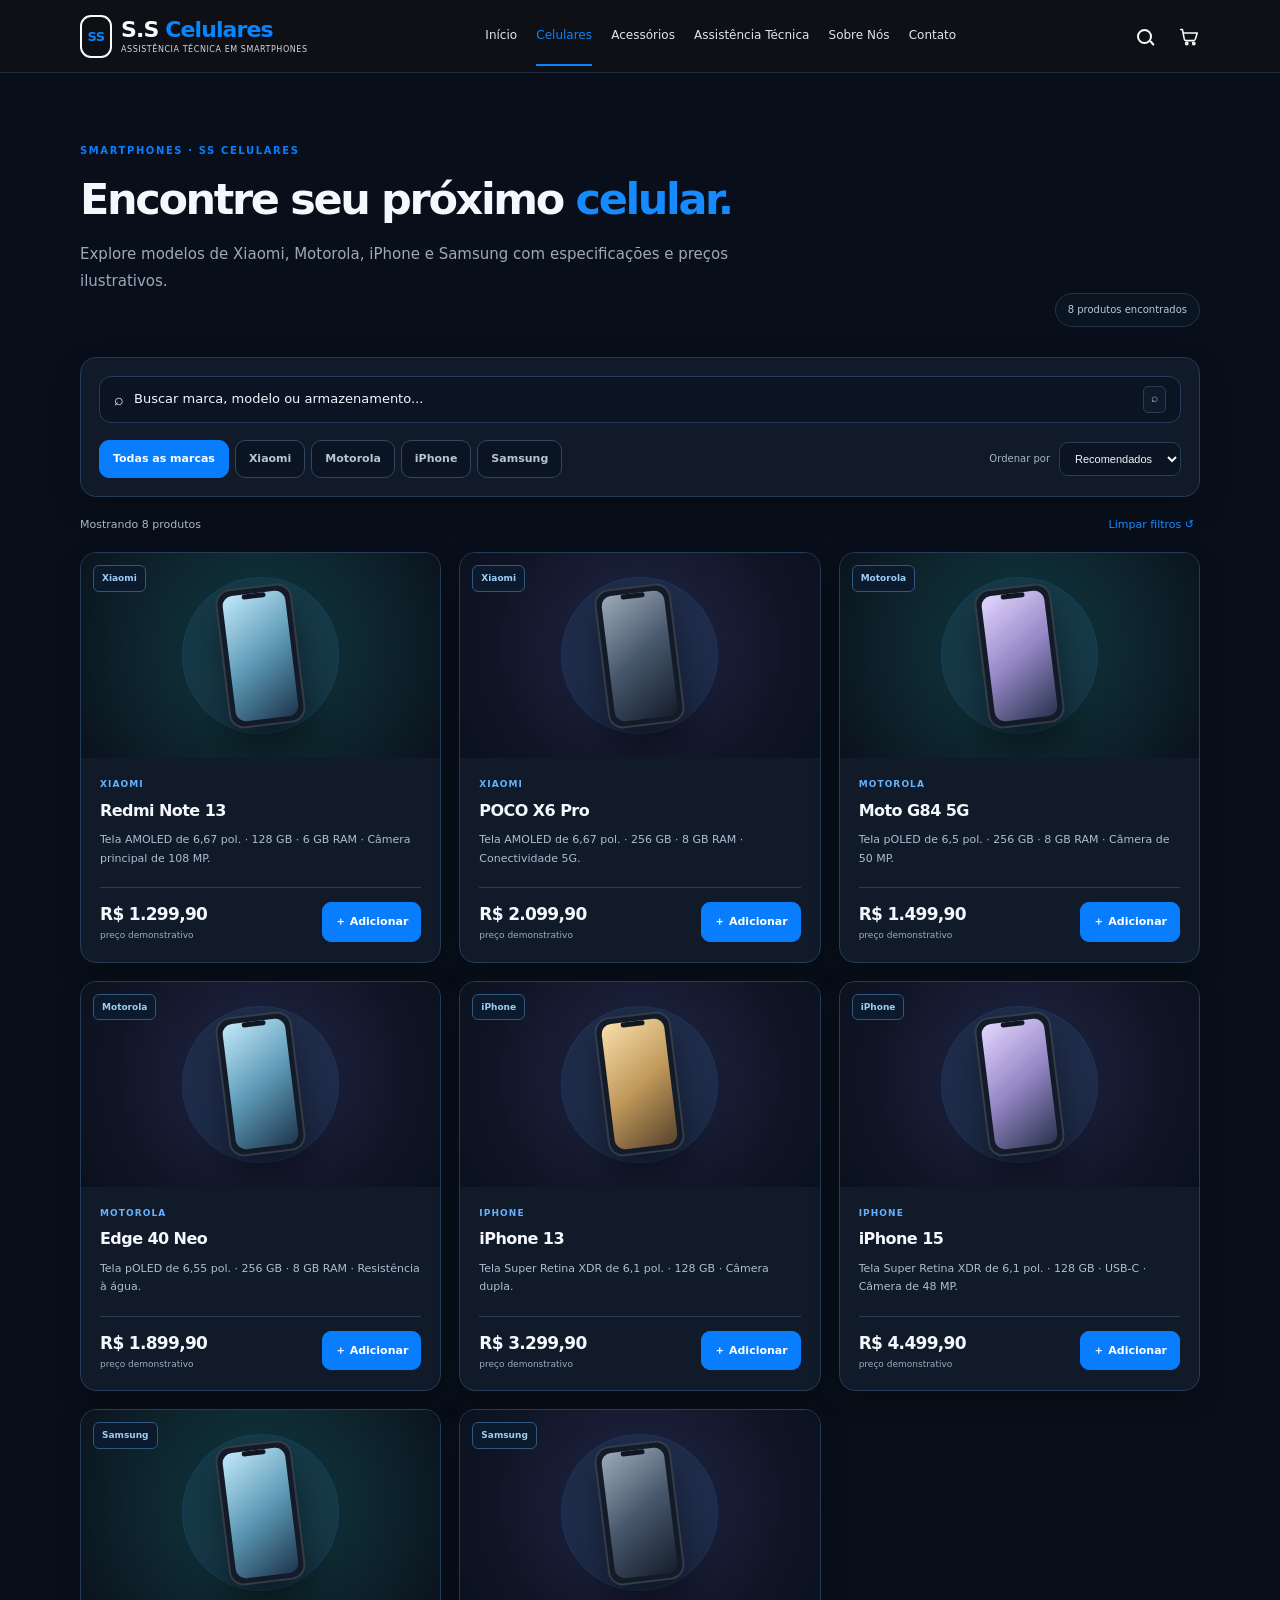
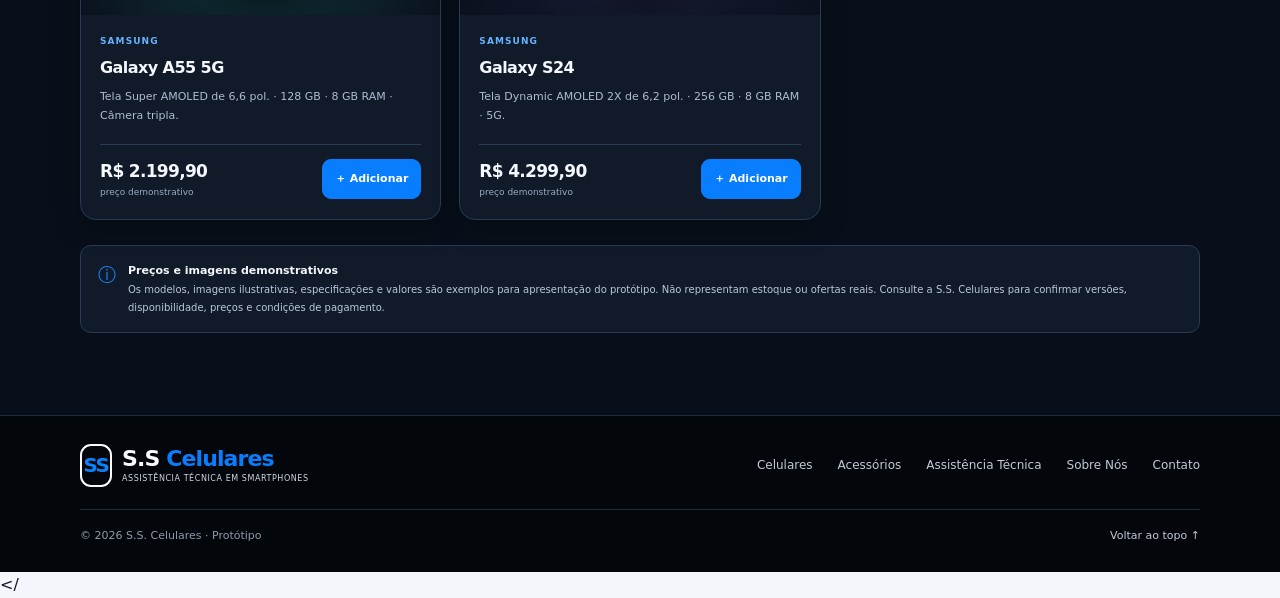
<file: celulares/index.html>
<!doctype html>
<html lang="pt-BR"><head><meta charset="UTF-8"><meta name="viewport" content="width=device-width, initial-scale=1"><meta name="description" content="Conheça as categorias de produtos e acessórios da S.S. Celulares."><title>Celulares | S.S. Celulares</title><link rel="stylesheet" href="../assets/css/style.css"><script src="../assets/js/catalogo.js" defer></script></head><body><a class="pular-conteudo" href="#conteudo">Pular para o conteúdo</a><header class="topo topo-padrao">
    <div class="container barra">
      <a class="marca" href="../index.html" aria-label="SS Celulares — início">
        <span class="marca-simbolo home-marca-simbolo">SS</span>
        <span class="home-marca-texto">S.S <b>Celulares</b><small>ASSISTÊNCIA TÉCNICA EM SMARTPHONES</small></span>
      </a>
      <nav class="navegacao" aria-label="Navegação principal">
        <a href="../index.html">Início</a>
        <a href="../celulares/index.html" aria-current="page">Celulares</a>
        <a href="../acessorios/index.html">Acessórios</a>
        <a href="../assistencia/index.html">Assistência Técnica</a>
        <a href="../sobre/index.html">Sobre Nós</a>
        <a href="../contato/index.html">Contato</a>
      </nav>
      <div class="home-atalhos" aria-label="Atalhos">
        <a href="../catalogo/index.html" aria-label="Buscar produtos" class="home-icone-link"><span class="home-lupa" aria-hidden="true"></span></a>
        <a class="home-icone-link home-carrinho" href="../carrinho/index.html" aria-label="Abrir carrinho">
          <svg class="home-cart-svg" viewBox="0 0 24 24" aria-hidden="true"><path d="M3 4h2l2.2 11.1a2 2 0 0 0 2 1.6h8.6a2 2 0 0 0 1.9-1.4L22 8H6"/><circle cx="10" cy="20" r="1.3"/><circle cx="18" cy="20" r="1.3"/></svg>
          <span class="contador-carrinho" data-contador-carrinho hidden>0</span>
        </a>
      </div>
    </div>
  </header><main id="conteudo" class="catalogo-pagina celulares-vitrine">
  <section class="catalogo-explorar" id="explorar">
    <div class="container">
      <div class="catalogo-cabecalho">
        <div>
          <p class="sobretitulo">SMARTPHONES · SS CELULARES</p>
          <h2>Encontre seu próximo <span>celular.</span></h2>
          <p class="texto-secundario">Explore modelos de Xiaomi, Motorola, iPhone e Samsung com especificações e preços ilustrativos.</p>
        </div>
        <span class="contador" id="contador-produtos" aria-live="polite">Carregando celulares...</span>
      </div>
      <div class="catalogo-painel-filtros">
        <label class="campo-busca campo-busca-grande"><span aria-hidden="true">⌕</span><input id="busca" type="search" placeholder="Buscar marca, modelo ou armazenamento..." aria-label="Buscar celulares por marca, modelo ou descrição"><kbd>⌕</kbd></label>
        <div class="catalogo-filtros-linha">
          <div class="categorias" role="group" aria-label="Filtrar por marca">
            <button class="filtro ativo" type="button" data-categoria="Todos" aria-pressed="true">Todas as marcas</button>
            <button class="filtro" type="button" data-categoria="Xiaomi" aria-pressed="false">Xiaomi</button>
            <button class="filtro" type="button" data-categoria="Motorola" aria-pressed="false">Motorola</button>
            <button class="filtro" type="button" data-categoria="iPhone" aria-pressed="false">iPhone</button>
            <button class="filtro" type="button" data-categoria="Samsung" aria-pressed="false">Samsung</button>
          </div>
          <label class="ordenar-controle"><span>Ordenar por</span><select id="ordenar-produtos" aria-label="Ordenar celulares"><option value="relevancia">Recomendados</option><option value="preco-menor">Menor preço</option><option value="preco-maior">Maior preço</option><option value="nome">Nome A–Z</option></select></label>
        </div>
      </div>
      <div class="catalogo-resultado-topo"><span id="resumo-resultados">Celulares demonstrativos</span><button id="limpar-filtros" class="limpar-filtros" type="button">Limpar filtros ↺</button></div>
      <div class="produtos produtos-catalogo" id="lista-produtos" aria-live="polite"></div>
      <div class="catalogo-nota"><span aria-hidden="true">ⓘ</span><p><strong>Preços e imagens demonstrativos</strong><br>Os modelos, imagens ilustrativas, especificações e valores são exemplos para apresentação do protótipo. Não representam estoque ou ofertas reais. Consulte a S.S. Celulares para confirmar versões, disponibilidade, preços e condições de pagamento.</p></div>
    </div>
  </section>
</main>
<footer class="rodape rodape-global"><div class="container rodape-padrao"><a class="marca" href="../index.html"><span class="marca-simbolo home-marca-simbolo">SS</span><span class="home-marca-texto">S.S <b>Celulares</b><small>ASSISTÊNCIA TÉCNICA EM SMARTPHONES</small></span></a><nav class="rodape-links" aria-label="Links do rodapé"><a href="../celulares/index.html">Celulares</a><a href="../acessorios/index.html">Acessórios</a><a href="../assistencia/index.html">Assistência Técnica</a><a href="../sobre/index.html">Sobre Nós</a><a href="../contato/index.html">Contato</a></nav><div class="rodape-final"><span>© <span class="ano-atual"></span> S.S. Celulares · Protótipo</span><a href="#conteudo">Voltar ao topo ↑</a></div></div></footer><script>document.querySelectorAll(".ano-atual").forEach(el=>el.textContent=new Date().getFullYear())</script></body></
</file>
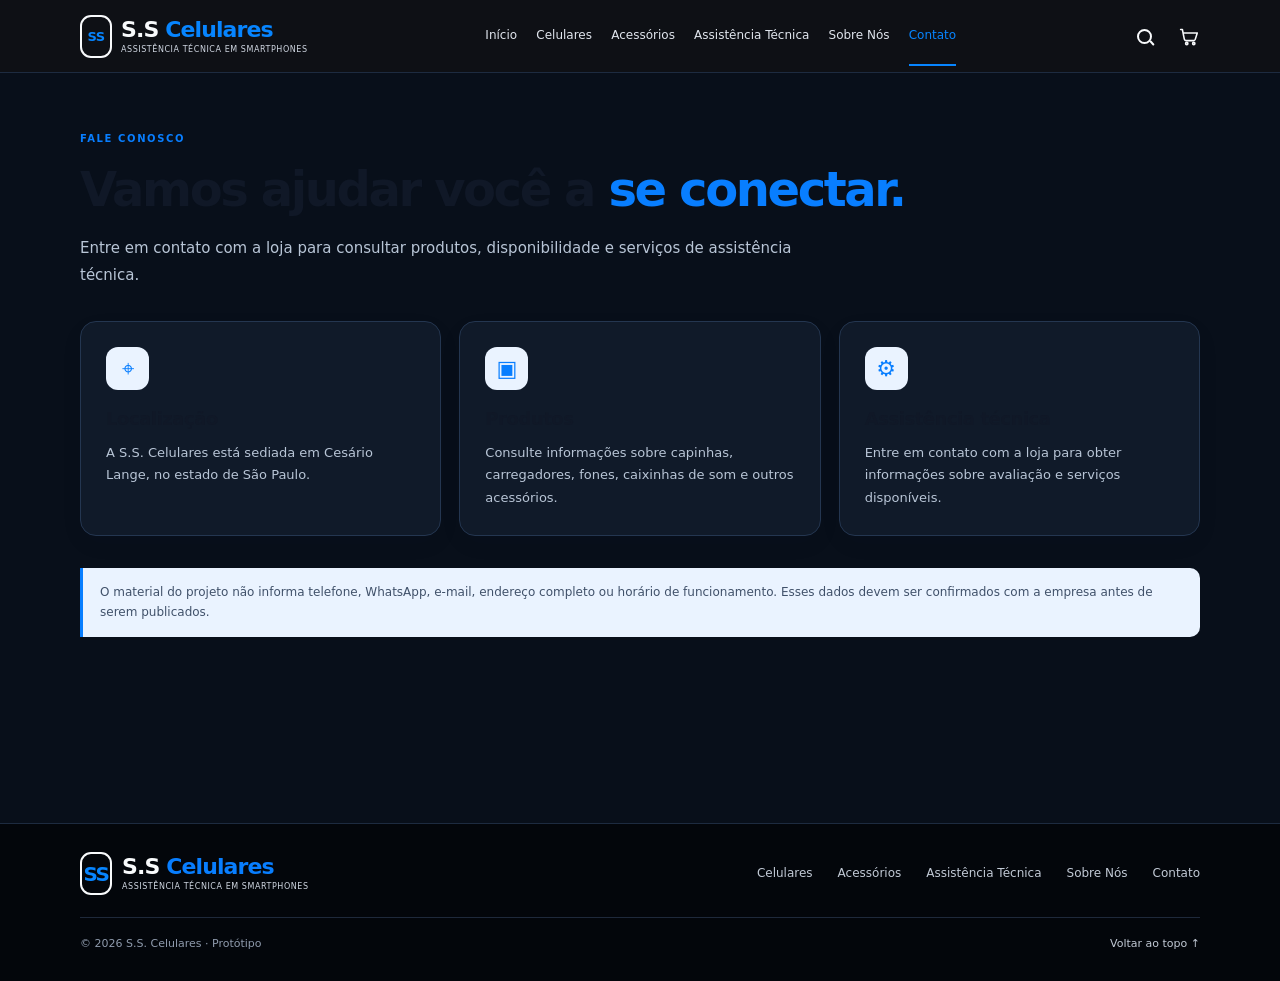
<file: contato/index.html>
<!doctype html>
<html lang="pt-BR"><head><meta charset="UTF-8"><meta name="viewport" content="width=device-width, initial-scale=1"><meta name="description" content="Entre em contato com a SS Celulares para consultar produtos e serviços."><title>Contato | SS Celulares</title><link rel="stylesheet" href="../assets/css/style.css"></head><body><a class="pular-conteudo" href="#conteudo">Pular para o conteúdo</a><header class="topo topo-padrao">
    <div class="container barra">
      <a class="marca" href="../index.html" aria-label="SS Celulares — início">
        <span class="marca-simbolo home-marca-simbolo">SS</span>
        <span class="home-marca-texto">S.S <b>Celulares</b><small>ASSISTÊNCIA TÉCNICA EM SMARTPHONES</small></span>
      </a>
      <nav class="navegacao" aria-label="Navegação principal">
        <a href="../index.html">Início</a>
        <a href="../celulares/index.html">Celulares</a>
        <a href="../acessorios/index.html">Acessórios</a>
        <a href="../assistencia/index.html">Assistência Técnica</a>
        <a href="../sobre/index.html">Sobre Nós</a>
        <a href="../contato/index.html" aria-current="page">Contato</a>
      </nav>
      <div class="home-atalhos" aria-label="Atalhos">
        <a href="../catalogo/index.html" aria-label="Buscar produtos" class="home-icone-link"><span class="home-lupa" aria-hidden="true"></span></a>
        <a class="home-icone-link home-carrinho" href="../carrinho/index.html" aria-label="Abrir carrinho">
          <svg class="home-cart-svg" viewBox="0 0 24 24" aria-hidden="true"><path d="M3 4h2l2.2 11.1a2 2 0 0 0 2 1.6h8.6a2 2 0 0 0 1.9-1.4L22 8H6"/><circle cx="10" cy="20" r="1.3"/><circle cx="18" cy="20" r="1.3"/></svg>
          <span class="contador-carrinho" data-contador-carrinho hidden>0</span>
        </a>
      </div>
    </div>
  </header><main id="conteudo" class="pagina-conteudo"><div class="container"><p class="sobretitulo">FALE CONOSCO</p><h1>Vamos ajudar você a <span>se conectar.</span></h1><p class="pagina-intro">Entre em contato com a loja para consultar produtos, disponibilidade e serviços de assistência técnica.</p><div class="pagina-cards"><article><span>⌖</span><h2>Localização</h2><p>A S.S. Celulares está sediada em Cesário Lange, no estado de São Paulo.</p></article><article><span>▣</span><h2>Produtos</h2><p>Consulte informações sobre capinhas, carregadores, fones, caixinhas de som e outros acessórios.</p></article><article><span>⚙</span><h2>Assistência técnica</h2><p>Entre em contato com a loja para obter informações sobre avaliação e serviços disponíveis.</p></article></div><p class="aviso-catalogo">O material do projeto não informa telefone, WhatsApp, e-mail, endereço completo ou horário de funcionamento. Esses dados devem ser confirmados com a empresa antes de serem publicados.</p></div></main><footer class="rodape rodape-global"><div class="container rodape-padrao"><a class="marca" href="../index.html"><span class="marca-simbolo home-marca-simbolo">SS</span><span class="home-marca-texto">S.S <b>Celulares</b><small>ASSISTÊNCIA TÉCNICA EM SMARTPHONES</small></span></a><nav class="rodape-links" aria-label="Links do rodapé"><a href="../celulares/index.html">Celulares</a><a href="../acessorios/index.html">Acessórios</a><a href="../assistencia/index.html">Assistência Técnica</a><a href="../sobre/index.html">Sobre Nós</a><a href="../contato/index.html">Contato</a></nav><div class="rodape-final"><span>© <span class="ano-atual"></span> S.S. Celulares · Protótipo</span><a href="#conteudo">Voltar ao topo ↑</a></div></div></footer><script>document.querySelectorAll(".ano-atual").forEach(el=>el.textContent=new Date().getFullYear())</script></body></html>
</file>
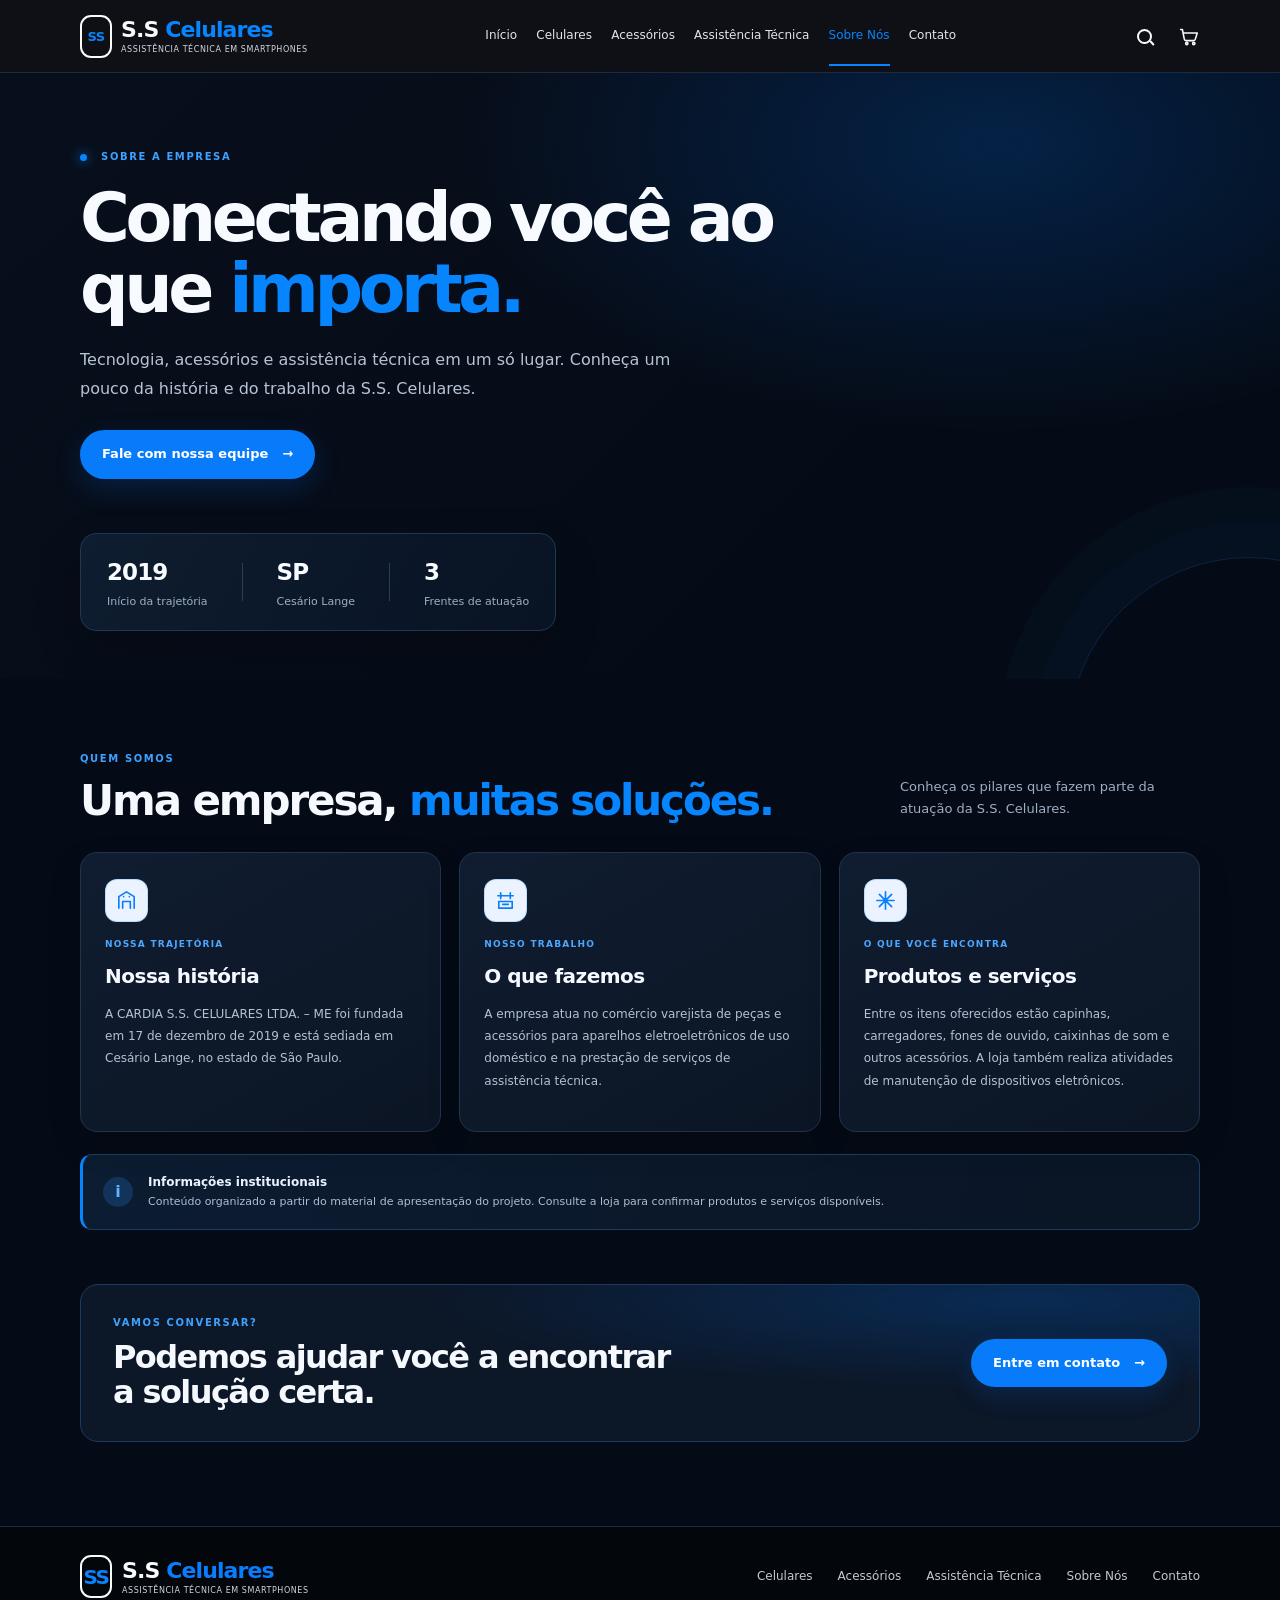
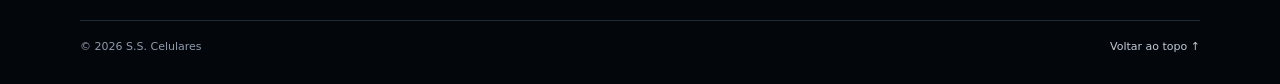
<file: sobre/index.html>
<!doctype html>
<html lang="pt-BR">
<head>
  <meta charset="UTF-8">
  <meta name="viewport" content="width=device-width, initial-scale=1">
  <meta name="description" content="Conheça a S.S. Celulares, empresa de comércio de acessórios e assistência técnica em Cesário Lange - SP.">
  <title>Sobre Nós | S.S. Celulares</title>
  <link rel="stylesheet" href="../assets/css/style.css">
</head>
<body>
  <a class="pular-conteudo" href="#conteudo">Pular para o conteúdo</a>
  <header class="topo topo-padrao">
    <div class="container barra">
      <a class="marca" href="../index.html" aria-label="S.S. Celulares — início"><span class="marca-simbolo home-marca-simbolo">SS</span><span class="home-marca-texto">S.S <b>Celulares</b><small>ASSISTÊNCIA TÉCNICA EM SMARTPHONES</small></span></a>
      <nav class="navegacao" aria-label="Navegação principal">
        <a href="../index.html">Início</a><a href="../celulares/index.html">Celulares</a><a href="../acessorios/index.html">Acessórios</a><a href="../assistencia/index.html">Assistência Técnica</a><a href="../sobre/index.html" aria-current="page">Sobre Nós</a><a href="../contato/index.html">Contato</a>
      </nav>
      <div class="home-atalhos" aria-label="Atalhos"><a href="../catalogo/index.html" aria-label="Buscar produtos" class="home-icone-link"><span class="home-lupa" aria-hidden="true"></span></a><a class="home-icone-link home-carrinho" href="../carrinho/index.html" aria-label="Abrir carrinho"><svg class="home-cart-svg" viewBox="0 0 24 24" aria-hidden="true"><path d="M3 4h2l2.2 11.1a2 2 0 0 0 2 1.6h8.6a2 2 0 0 0 1.9-1.4L22 8H6"/><circle cx="10" cy="20" r="1.3"/><circle cx="18" cy="20" r="1.3"/></svg><span class="contador-carrinho" data-contador-carrinho hidden>0</span></a></div>
    </div>
  </header>
  <main id="conteudo" class="pagina-conteudo sobre-pagina">
    <section class="sobre-apresentacao">
      <div class="container">
        <div class="sobre-chamada">
          <p class="sobretitulo"><span class="sobre-ponto"></span> SOBRE A EMPRESA</p>
          <h1>Conectando você ao que <span>importa.</span></h1>
          <p class="pagina-intro">Tecnologia, acessórios e assistência técnica em um só lugar. Conheça um pouco da história e do trabalho da S.S. Celulares.</p>
          <a class="botao botao-principal sobre-cta" href="../contato/index.html">Fale com nossa equipe <span aria-hidden="true">→</span></a>
        </div>
        <div class="sobre-destaque" aria-label="Informações da empresa">
          <div class="sobre-destaque-item"><span class="sobre-destaque-numero">2019</span><span>Início da trajetória</span></div>
          <div class="sobre-destaque-divisor"></div>
          <div class="sobre-destaque-item"><span class="sobre-destaque-numero">SP</span><span>Cesário Lange</span></div>
          <div class="sobre-destaque-divisor"></div>
          <div class="sobre-destaque-item"><span class="sobre-destaque-numero">3</span><span>Frentes de atuação</span></div>
        </div>
      </div>
    </section>
    <section class="sobre-informacoes">
      <div class="container">
        <div class="sobre-secao-titulo">
          <div><p class="sobretitulo">QUEM SOMOS</p><h2>Uma empresa, <span>muitas soluções.</span></h2></div>
          <p>Conheça os pilares que fazem parte da atuação da S.S. Celulares.</p>
        </div>
        <div class="pagina-cards sobre-cards">
          <article>
            <span class="sobre-icone" aria-hidden="true"><svg viewBox="0 0 24 24"><path d="M4 20V8l8-5 8 5v12M8 20v-7h8v7M9 8h.01M15 8h.01"/></svg></span>
            <p class="sobre-card-etiqueta">NOSSA TRAJETÓRIA</p>
            <h2>Nossa história</h2>
            <p>A CARDIA S.S. CELULARES LTDA. – ME foi fundada em 17 de dezembro de 2019 e está sediada em Cesário Lange, no estado de São Paulo.</p>
          </article>
          <article>
            <span class="sobre-icone" aria-hidden="true"><svg viewBox="0 0 24 24"><path d="M4 7h16M7 4v6m10-6v6M5 13h14v7H5zM9 16h6"/></svg></span>
            <p class="sobre-card-etiqueta">NOSSO TRABALHO</p>
            <h2>O que fazemos</h2>
            <p>A empresa atua no comércio varejista de peças e acessórios para aparelhos eletroeletrônicos de uso doméstico e na prestação de serviços de assistência técnica.</p>
          </article>
          <article>
            <span class="sobre-icone" aria-hidden="true"><svg viewBox="0 0 24 24"><path d="M12 3v18M3 12h18M5.6 5.6l12.8 12.8m0-12.8L5.6 18.4"/></svg></span>
            <p class="sobre-card-etiqueta">O QUE VOCÊ ENCONTRA</p>
            <h2>Produtos e serviços</h2>
            <p>Entre os itens oferecidos estão capinhas, carregadores, fones de ouvido, caixinhas de som e outros acessórios. A loja também realiza atividades de manutenção de dispositivos eletrônicos.</p>
          </article>
        </div>
        <div class="sobre-nota">
          <span class="sobre-nota-icone" aria-hidden="true">i</span>
          <p><strong>Informações institucionais</strong><br>Conteúdo organizado a partir do material de apresentação do projeto. Consulte a loja para confirmar produtos e serviços disponíveis.</p>
        </div>
        <div class="sobre-final">
          <div><p class="sobretitulo">VAMOS CONVERSAR?</p><h2>Podemos ajudar você a encontrar a solução certa.</h2></div>
          <a class="botao botao-principal" href="../contato/index.html">Entre em contato <span aria-hidden="true">→</span></a>
        </div>
      </div>
    </section>
  </main>
  <footer class="rodape rodape-global"><div class="container rodape-padrao"><a class="marca" href="../index.html"><span class="marca-simbolo home-marca-simbolo">SS</span><span class="home-marca-texto">S.S <b>Celulares</b><small>ASSISTÊNCIA TÉCNICA EM SMARTPHONES</small></span></a><nav class="rodape-links" aria-label="Links do rodapé"><a href="../celulares/index.html">Celulares</a><a href="../acessorios/index.html">Acessórios</a><a href="../assistencia/index.html">Assistência Técnica</a><a href="../sobre/index.html">Sobre Nós</a><a href="../contato/index.html">Contato</a></nav><div class="rodape-final"><span>© <span class="ano-atual"></span> S.S. Celulares</span><a href="#conteudo">Voltar ao topo ↑</a></div></div></footer>
  <script>document.querySelectorAll(".ano-atual").forEach(el=>el.textContent=new Date().getFullYear())</script>
</body>
</html>
</file>
<file: assets/css/style.css>
:root{color-scheme:light;--ink:#172033;--muted:#667085;--navy:#101827;--navy-2:#18243a;--lime:#c7f36b;--paper:#f7f8fa;--line:#e5e8ee;--white:#fff;--radius:22px;--shadow:0 18px 50px rgba(18,30,50,.09)}
*{box-sizing:border-box}html{scroll-behavior:smooth;scroll-padding-top:90px}body{margin:0;font-family:Inter,ui-sans-serif,system-ui,-apple-system,BlinkMacSystemFont,"Segoe UI",sans-serif;color:var(--ink);background:var(--white);line-height:1.6}a{color:inherit;text-decoration:none}button,input{font:inherit}.container{width:min(1120px,calc(100% - 40px));margin-inline:auto}.pular-conteudo{position:absolute;left:-9999px;top:12px;background:#fff;padding:12px;z-index:10}.pular-conteudo:focus{left:12px}.topo{position:sticky;top:0;z-index:5;background:rgba(255,255,255,.94);backdrop-filter:blur(14px);border-bottom:1px solid rgba(229,232,238,.8)}.barra{min-height:78px;display:flex;align-items:center;justify-content:space-between;gap:24px}.marca{display:inline-flex;align-items:center;gap:10px;font-size:16px;font-weight:750;letter-spacing:-.04em}.marca b{font-weight:850}.marca-simbolo{display:grid;place-items:center;width:38px;height:38px;border-radius:12px;background:var(--lime);color:var(--navy);font-size:14px;font-weight:900;letter-spacing:-.07em}.navegacao{display:flex;align-items:center;gap:32px;color:#5d6676;font-size:13px;font-weight:650}.navegacao a:hover,.link-simples:hover,.rodape a:hover{color:#577b12}.botao{display:inline-flex;align-items:center;justify-content:center;gap:14px;padding:12px 18px;border-radius:12px;font-size:13px;font-weight:750;transition:transform .2s,background .2s}.botao:hover{transform:translateY(-2px)}.botao-contorno{border:1px solid var(--line);background:white}.botao-principal{background:var(--lime);color:var(--navy);padding:15px 21px}.hero{overflow:hidden;background:var(--navy);color:white}.hero-grade{min-height:530px;display:grid;grid-template-columns:1.05fr .95fr;align-items:center;gap:38px;padding-block:68px}.sobretitulo{margin:0 0 16px;font-size:10px;font-weight:850;letter-spacing:.16em;color:#718096}.hero .sobretitulo{color:#d4e6b1}.ponto,.selo-ponto{display:inline-block;width:7px;height:7px;margin-right:8px;border-radius:50%;background:var(--lime);vertical-align:middle}.hero h1{max-width:580px;margin:0;font-size:clamp(42px,5vw,64px);line-height:1.06;letter-spacing:-.065em;font-weight:800}.hero h1 span,.catalogo h2 span{color:var(--lime)}.hero-descricao{max-width:490px;margin:24px 0;color:#b9c2d0;font-size:15px;line-height:1.85}.hero-acoes{display:flex;align-items:center;gap:24px;flex-wrap:wrap}.link-simples{display:inline-flex;align-items:center;gap:8px;font-size:13px;font-weight:750}.hero .link-simples{color:#f1f4f7}.hero-nota{display:flex;align-items:center;gap:12px;margin-top:36px;color:#aeb9c9;font-size:11px}.hero-nota strong{color:white;font-size:12px}.nota-icone{display:grid;place-items:center;width:38px;height:38px;border:1px solid #354259;border-radius:12px;color:var(--lime);font-size:19px}.hero-visual{position:relative;min-height:390px;display:grid;place-items:center;isolation:isolate}.orb{position:absolute;z-index:-1;border-radius:50%;filter:blur(1px)}.orb-um{width:290px;height:290px;background:radial-gradient(circle at 35% 30%,#34465d,#1c2b41 66%,#152035)}.orb-dois{width:220px;height:220px;border:1px solid rgba(199,243,107,.25);transform:rotate(-24deg)}.telefone{position:relative;width:195px;height:340px;padding:9px;border-radius:34px;border:2px solid #677286;background:#090e18;box-shadow:0 32px 70px #050914aa;transform:rotate(-8deg)}.telefone-ilha{position:absolute;top:15px;left:50%;z-index:2;width:65px;height:15px;transform:translateX(-50%);border-radius:20px;background:#080c13}.telefone-tela{height:100%;padding:42px 16px 20px;border-radius:25px;overflow:hidden;background:linear-gradient(155deg,#e5f4bd,#8fae67 48%,#243b42);color:#13251f;display:flex;flex-direction:column;justify-content:space-between}.tela-mini{font-size:8px;letter-spacing:.12em;font-weight:900}.tela-circulo{position:absolute;width:125px;height:125px;top:88px;left:40px;border-radius:50%;border:1px solid #ffffff80;background:linear-gradient(135deg,#ffffff55,#344f4530);box-shadow:inset 0 0 35px #fff5}.tela-circulo:after{content:"";position:absolute;inset:17px;border-radius:50%;border:1px solid #fff8}.telefone-tela strong{font-size:23px;line-height:1.1;letter-spacing:-.05em}.tela-linha{height:4px;width:45px;border-radius:8px;background:#203d32}.selo{position:absolute;padding:12px 15px;border:1px solid #ffffff25;border-radius:14px;background:#1d293be8;box-shadow:0 14px 28px #0002;font-size:10px;font-weight:750}.selo-topo{top:49px;right:-1px}.selo-topo span{color:var(--lime);margin-right:5px}.selo-base{bottom:38px;left:0}.beneficios{border-bottom:1px solid var(--line);background:white}.beneficios-grade{display:grid;grid-template-columns:repeat(3,1fr);padding-block:25px;gap:20px}.beneficios-grade>div{display:flex;align-items:center;justify-content:center;gap:13px}.beneficio-icone{display:grid;place-items:center;flex:0 0 39px;height:39px;border-radius:12px;background:#f0f5e7;color:#527b15;font-size:23px}.beneficios strong,.beneficios small{display:block}.beneficios strong{font-size:12px}.beneficios small{margin-top:3px;color:var(--muted);font-size:10px}.secao{padding-block:86px}.sobre-grade{display:grid;grid-template-columns:1fr 1fr;gap:80px;align-items:start}.secao h2,.chamada h2{margin:0;font-size:clamp(30px,3.5vw,43px);line-height:1.14;letter-spacing:-.055em}.sobre-grade>div:nth-child(2)>p{margin:0 0 20px;color:var(--muted);font-size:14px;line-height:1.9}.sobre .link-simples{color:#4d7014}.catalogo{background:var(--paper)}.catalogo-cabecalho{display:flex;align-items:end;justify-content:space-between;gap:28px}.catalogo h2{max-width:570px}.catalogo h2 span{color:#668a20}.texto-secundario{margin:14px 0 0;color:var(--muted);font-size:13px}.contador{padding:8px 12px;border:1px solid var(--line);border-radius:999px;background:white;color:var(--muted);font-size:10px;white-space:nowrap}.filtros{display:flex;justify-content:space-between;align-items:center;gap:20px;margin:34px 0 24px}.campo-busca{display:flex;align-items:center;gap:10px;width:min(300px,100%);padding:0 14px;border:1px solid #e1e5eb;border-radius:12px;background:white;color:#758095}.campo-busca input{width:100%;min-width:0;padding:12px 0;border:0;outline:0;background:transparent;color:var(--ink);font-size:12px}.campo-busca:focus-within{outline:2px solid #c7f36b;outline-offset:2px}.categorias{display:flex;gap:7px;flex-wrap:wrap}.filtro{padding:9px 13px;border:1px solid transparent;border-radius:10px;background:transparent;color:#697386;font-size:11px;font-weight:700;cursor:pointer}.filtro:hover{background:white}.filtro.ativo{background:var(--navy);color:white}.produtos{display:grid;grid-template-columns:repeat(3,minmax(0,1fr));gap:20px}.produto{overflow:hidden;border:1px solid #e8ebf0;border-radius:18px;background:white;transition:transform .2s,box-shadow .2s}.produto:hover{transform:translateY(-4px);box-shadow:var(--shadow)}.produto-visual{height:190px;display:grid;place-items:center;position:relative;overflow:hidden;background:linear-gradient(140deg,#eef2f6,#e4eaf0)}.produto-visual:before{content:"";position:absolute;width:155px;height:155px;border-radius:50%;background:#ffffffa8}.produto-visual.premium{background:linear-gradient(140deg,#e9e7f1,#d4d9e6)}.produto-visual.intermediario{background:linear-gradient(140deg,#e5f0df,#d5e6cf)}.produto-visual.acessorio{background:linear-gradient(140deg,#f4e8d9,#e9d8c4)}.mini-telefone{position:relative;width:77px;height:140px;padding:5px;border:2px solid #343c49;border-radius:15px;background:#141b28;box-shadow:0 15px 25px #1c263333;transform:rotate(-7deg)}.mini-telefone:before{content:"";position:absolute;top:5px;left:50%;z-index:1;width:24px;height:5px;border-radius:5px;background:#111722;transform:translateX(-50%)}.mini-tela{height:100%;border-radius:10px;background:linear-gradient(145deg,#c7f36b,#7c9f55 48%,#21394a)}.mini-telefone.purple .mini-tela{background:linear-gradient(145deg,#e3d7ff,#9586c5,#28334e)}.mini-telefone.blue .mini-tela{background:linear-gradient(145deg,#c2e9fa,#5d9ab6,#1e354d)}.mini-telefone.black .mini-tela{background:linear-gradient(145deg,#9da9b8,#47576b,#151d2b)}.mini-telefone.gold .mini-tela{background:linear-gradient(145deg,#f9dfaa,#c19a5c,#58432c)}.mini-telefone.accessory{width:110px;height:110px;border-radius:50%;transform:none;background:#252c37;padding:12px}.mini-telefone.accessory .mini-tela{border-radius:50%;background:radial-gradient(circle,#f3f4f6 0 35%,#8a96a3 37% 45%,#222c3b 48%)}.etiqueta-produto{position:absolute;top:13px;left:13px;padding:5px 8px;border-radius:6px;background:#ffffffd9;color:#354052;font-size:9px;font-weight:800}.produto-conteudo{padding:18px}.produto-categoria{margin:0 0 6px;color:#718096;font-size:9px;font-weight:850;letter-spacing:.12em;text-transform:uppercase}.produto h3{margin:0;font-size:17px;letter-spacing:-.035em}.produto-descricao{min-height:42px;margin:8px 0 18px;color:var(--muted);font-size:11px;line-height:1.7}.produto-rodape{display:flex;align-items:center;justify-content:space-between;gap:8px;padding-top:13px;border-top:1px solid #edf0f3}.produto-preco{font-size:17px;font-weight:850;letter-spacing:-.04em}.produto-preco small{display:block;color:#7d8796;font-size:9px;font-weight:500;letter-spacing:0}.produto-detalhe{display:grid;place-items:center;width:34px;height:34px;border:1px solid var(--line);border-radius:10px;font-size:18px}.sem-resultados{grid-column:1/-1;padding:40px 20px;text-align:center;border:1px dashed #ccd2dc;border-radius:16px;color:var(--muted)}.aviso-catalogo{margin:22px 0 0;color:#8992a0;font-size:10px}.chamada{background:var(--lime);color:var(--navy)}.chamada-conteudo{display:flex;align-items:center;justify-content:space-between;gap:30px;padding-block:53px}.chamada .sobretitulo{color:#536a30}.chamada h2{max-width:580px}.chamada p:not(.sobretitulo){margin:10px 0 0;color:#46562e;font-size:13px}.botao-claro{background:var(--navy);color:white;white-space:nowrap}.rodape{background:#0c1320;color:#c4ccda}.rodape-conteudo{min-height:95px;display:flex;align-items:center;justify-content:space-between;gap:20px}.marca-rodape{color:white}.rodape p,.rodape>a{font-size:10px;color:#9ba6b8}.rodape-conteudo>a:last-child{color:#d7e5b6;font-weight:700;font-size:11px}
@media(max-width:800px){.barra{min-height:70px}.navegacao{gap:16px}.barra>.botao{display:none}.hero-grade{grid-template-columns:1fr 0.8fr;gap:10px;padding-block:55px}.hero h1{font-size:clamp(38px,6vw,54px)}.hero-visual{transform:scale(.9)}.selo-topo{right:-12px}.selo-base{left:-15px}.sobre-grade{gap:35px}.beneficios-grade{gap:12px}.beneficios-grade>div{justify-content:flex-start}.beneficios small{max-width:140px}.produtos{grid-template-columns:repeat(2,minmax(0,1fr))}.filtros{align-items:flex-start;flex-direction:column}.campo-busca{width:100%}}
@media(max-width:560px){.container{width:min(100% - 32px,1120px)}.barra{flex-wrap:wrap;min-height:66px;gap:8px}.marca{font-size:14px}.marca-simbolo{width:34px;height:34px}.navegacao{gap:15px;font-size:11px}.hero-grade{grid-template-columns:1fr;padding-block:48px 24px}.hero h1{font-size:clamp(42px,12vw,58px)}.hero-descricao{font-size:13px}.hero-visual{min-height:315px;transform:none;margin-top:5px}.telefone{transform:rotate(-6deg) scale(.85)}.orb-um{width:240px;height:240px}.orb-dois{width:190px;height:190px}.selo-topo{top:22px;right:0}.selo-base{bottom:20px;left:0}.beneficios-grade{grid-template-columns:1fr;padding-block:17px;gap:15px}.beneficios-grade>div{justify-content:flex-start}.beneficios small{max-width:none}.secao{padding-block:60px}.sobre-grade{grid-template-columns:1fr;gap:18px}.catalogo-cabecalho{align-items:flex-start;flex-direction:column;gap:18px}.catalogo h2{font-size:34px}.categorias{gap:4px}.filtro{padding:8px 10px;font-size:10px}.produtos{gap:12px}.produto-visual{height:145px}.mini-telefone{transform:scale(.85) rotate(-7deg)}.produto-conteudo{padding:13px}.produto h3{font-size:14px}.produto-descricao{font-size:10px;min-height:52px}.produto-preco{font-size:14px}.produto-rodape{align-items:center}.chamada-conteudo{align-items:flex-start;flex-direction:column;padding-block:40px}.chamada h2{font-size:32px}.rodape-conteudo{padding-block:23px;flex-wrap:wrap}.rodape p{order:3;width:100%;margin:0}.rodape-conteudo>a:last-child{font-size:10px}}
@media(prefers-reduced-motion:reduce){*,*::before,*::after{scroll-behavior:auto!important;transition:none!important}}


/* Tema azul e preto inspirado na referência enviada */
:root{color-scheme:dark;--ink:#f8fafc;--muted:#aab4c3;--navy:#05070c;--navy-2:#0a1220;--lime:#0785ff;--paper:#f1f3f7;--line:#1e293b;--white:#fff;--radius:14px;--shadow:0 18px 50px rgba(0,0,0,.22)}
body{background:#05070c;color:#f8fafc}.topo{background:rgba(5,7,12,.97);border-color:#15243a}.marca{color:#fff}.marca-simbolo{background:transparent;border:2px solid #f8fafc;color:#0785ff}.navegacao{gap:clamp(10px,1.5vw,24px);color:#f1f5f9;font-size:12px}.navegacao a:hover,.link-simples:hover{color:#0785ff}.hero{background:radial-gradient(ellipse at 72% 38%,#073c86 0%,#061b3b 28%,#05070c 65%);border-bottom:8px solid #f1f3f7}.hero-grade{min-height:380px;padding-block:45px}.hero .sobretitulo,.catalogo .sobretitulo{color:#1595ff}.hero h1 span,.catalogo h2 span{color:#0785ff}.hero-descricao{color:#e2e8f0}.botao-principal{background:#087bfa;color:#fff;border-radius:999px;padding:13px 23px}.hero-visual{min-height:330px}.orb-um{background:radial-gradient(circle at 35% 30%,#1268d4,#06306b 65%,#06172d)}.telefone-tela{background:linear-gradient(155deg,#f1f5ff,#1976e8 48%,#101d42);color:#061329}.selo{background:#080e19;border-color:#087bfa55}.beneficios{background:#f1f3f7;color:#111827;border-color:#dce2eb}.beneficios small{color:#596579}.beneficio-icone{background:#dcecff;color:#087bfa}
.categorias-home{background:#f1f3f7;color:#111827;padding:22px 0 25px;border-bottom:8px solid #e4e8ef}.categorias-home-grade{display:grid;grid-template-columns:repeat(6,minmax(0,1fr));gap:14px}.categoria-home{min-height:140px;display:flex;flex-direction:column;align-items:center;justify-content:center;gap:8px;border-radius:12px;background:#e6eaf1;text-align:center;padding:14px 8px}.categoria-home>span{font-size:34px}.categoria-home strong{font-size:12px}.categoria-home b{font-size:22px;color:#0785ff}
.sobre,.catalogo{background:#05070c;color:#f8fafc}.sobre-grade>div:nth-child(2)>p,.texto-secundario{color:#b8c2d1}.contador{background:#0d1522;border-color:#1d2a3d;color:#cbd5e1}.campo-busca{background:#0c1320;border-color:#25344a;color:#aab4c3}.campo-busca input{color:#f8fafc}.filtro{color:#cbd5e1}.filtro:hover{background:#132035}.filtro.ativo{background:#087bfa;color:white}.produto{background:#0c1320;border-color:#1b2b42;color:#f8fafc;border-radius:12px}.produto-visual{background:linear-gradient(140deg,#172337,#0d1523)}.produto h3{color:#f8fafc}.produto-descricao,.produto-preco small{color:#aab4c3}.produto-rodape{border-color:#263449}.etiqueta-produto{background:#111d2d;color:#dbeafe}.aviso-catalogo{color:#9aa7ba}
.assistencia-home{background:#f1f3f7;color:#111827;display:grid;grid-template-columns:.7fr 1.7fr;align-items:stretch;border-block:8px solid #e4e8ef}.assistencia-foto{min-height:260px;display:grid;place-items:center;background:radial-gradient(ellipse at center,#0b5cbd,#07152a 65%,#05070c);font-size:clamp(40px,6vw,72px)}.assistencia-conteudo{width:100%;padding-block:42px;display:grid;grid-template-columns:1.4fr .8fr;gap:35px;align-items:center}.assistencia-conteudo .sobretitulo,.marcas-home .sobretitulo{color:#087bfa}.assistencia-conteudo h2{font-size:clamp(26px,3vw,38px);line-height:1.15}.assistencia-conteudo h2 span{color:#087bfa}.assistencia-conteudo p:not(.sobretitulo){color:#4b5565;font-size:13px}.servicos-lista{list-style:none;padding:0;display:grid;gap:12px;color:#263448;font-size:12px}.servicos-lista li:before{content:"✓";display:inline-grid;place-items:center;width:25px;height:25px;margin-right:10px;border:1px solid #0785ff;border-radius:7px;color:#0785ff}.marcas-home{background:#e8ecf3;color:#111827;padding:24px 0 28px}.marcas-lista{display:flex;align-items:center;justify-content:space-between;gap:22px;flex-wrap:wrap}.marcas-lista span{font-weight:850;font-size:clamp(16px,2.2vw,26px)}.marcas-aviso{font-size:10px;color:#596579}
.rodape{background:#05070c;color:#dce5f2;border-top:1px solid #1d2a3d}.rodape-conteudo{min-height:unset;padding-block:26px}.rodape a:hover{color:#0785ff}
@media(max-width:800px){.navegacao{gap:10px;flex-wrap:wrap}.categorias-home-grade{grid-template-columns:repeat(3,minmax(0,1fr))}.assistencia-conteudo{gap:22px}}
@media(max-width:560px){.barra{padding-block:10px;flex-wrap:wrap}.navegacao{order:3;width:100%;justify-content:space-between;gap:8px;font-size:10px}.hero-grade{grid-template-columns:1fr;padding-block:38px 18px}.hero-visual{min-height:280px}.categorias-home-grade{grid-template-columns:repeat(2,minmax(0,1fr));gap:10px}.categoria-home{min-height:120px}.assistencia-home{grid-template-columns:1fr}.assistencia-foto{min-height:140px}.assistencia-conteudo{grid-template-columns:1fr;padding-block:28px;gap:20px}.servicos-lista{grid-template-columns:repeat(2,minmax(0,1fr));gap:10px}.marcas-lista{justify-content:center}}


/* Layout das páginas independentes do menu */
.pagina-conteudo{min-height:62vh;padding:76px 0 88px;background:#05070c;color:#f8fafc}
.pagina-conteudo h1{max-width:760px;margin:0;font-size:clamp(38px,6vw,62px);line-height:1.08;letter-spacing:-.055em}
.pagina-conteudo h1 span{color:#0785ff}
.pagina-intro{max-width:720px;color:#b8c2d1;font-size:15px;line-height:1.9;margin:20px 0 32px}
.pagina-cards{display:grid;grid-template-columns:repeat(2,minmax(0,1fr));gap:18px;margin:34px 0}
.pagina-cards article{padding:26px;border:1px solid #1b2b42;border-radius:14px;background:#0c1320}
.pagina-cards article>span{font-size:30px}
.pagina-cards h2{margin:12px 0 8px;font-size:20px}
.pagina-cards p{margin:0;color:#b8c2d1;font-size:13px;line-height:1.8}
.pagina-conteudo .aviso-catalogo{margin-top:28px}
.navegacao a[aria-current="page"]{color:#0785ff}
@media(max-width:560px){.pagina-conteudo{padding:48px 0 60px}.pagina-cards{grid-template-columns:1fr;gap:12px}.pagina-cards article{padding:21px}.pagina-intro{font-size:13px}}


/* Carrinho de compras */
.contador-carrinho{display:inline-grid;place-items:center;min-width:19px;height:19px;padding:0 5px;margin-left:4px;border-radius:999px;background:#0785ff;color:#fff;font-size:10px;font-weight:800}
.contador-carrinho[hidden]{display:none}
.carrinho-vazio{margin:34px 0;padding:42px 24px;text-align:center;border:1px dashed #30415b;border-radius:16px;background:#0b1220}
.carrinho-vazio>span{font-size:42px}
.carrinho-vazio h2{margin:10px 0;font-size:25px}
.carrinho-vazio p{margin:0 auto 22px;color:#b8c2d1;font-size:13px}
.carrinho-vazio[hidden],#carrinho-conteudo[hidden],#resumo-carrinho[hidden]{display:none!important}
.resumo-itens{color:#cbd5e1;font-size:13px}
.itens-carrinho{display:grid;gap:12px}
.item-carrinho{display:grid;grid-template-columns:minmax(0,1fr) auto auto auto;align-items:center;gap:18px;padding:20px;border:1px solid #1b2b42;border-radius:13px;background:#0c1320}
.item-carrinho-info h2{margin:0;font-size:16px}
.item-carrinho-info p{margin:5px 0 0;color:#aab4c3;font-size:11px}
.item-carrinho-controles{display:flex;align-items:center;gap:12px}
.quantidade-botao{width:32px;height:32px;border:1px solid #30415b;border-radius:8px;background:#101b2c;color:#fff;font-size:19px;cursor:pointer}
.quantidade-botao:hover{border-color:#0785ff}
.item-carrinho-preco{white-space:nowrap;font-size:14px}
.remover-item,.botao-limpar{border:0;background:transparent;color:#7dbaff;font-size:12px;cursor:pointer}
.remover-item:hover,.botao-limpar:hover{text-decoration:underline}
.resumo-carrinho{max-width:440px;margin:22px 0 0 auto;padding:24px;border:1px solid #1b2b42;border-radius:14px;background:#0c1320}
.resumo-carrinho h2{margin:0 0 18px;font-size:20px}
.linha-resumo{display:flex;justify-content:space-between;gap:15px;margin:12px 0;color:#cbd5e1;font-size:13px}
.linha-total{padding-top:15px;border-top:1px solid #263449;color:#fff;font-size:16px}
.resumo-carrinho .botao-principal{width:100%;margin-top:14px;border:0;cursor:pointer;font-weight:800}
.resumo-carrinho .aviso-catalogo{line-height:1.7}
.botao-limpar{display:block;margin:12px auto 0}
.mensagem-carrinho{min-height:18px;color:#93c5fd;font-size:12px}
.continuar-comprando{margin-top:28px}
.continuar-comprando .link-simples{color:#78baff}
@media(max-width:700px){.item-carrinho{grid-template-columns:minmax(0,1fr) auto;gap:12px}.item-carrinho-controles{grid-column:1;grid-row:2}.item-carrinho-preco{grid-column:2;grid-row:1}.remover-item{grid-column:2;grid-row:2;justify-self:end}.resumo-carrinho{max-width:none}.contador-carrinho{min-width:17px;height:17px}}


/* Catálogo renovado — vitrine moderna e responsiva */
.catalogo-pagina{background:#05070c;color:#f8fafc}
.catalogo-hero{overflow:hidden;background:radial-gradient(ellipse at 80% 45%,#0b2b4c 0,transparent 40%),linear-gradient(125deg,#05070c,#08111f 72%,#071b30);border-bottom:1px solid #17263a}
.catalogo-hero-grade{min-height:370px;display:grid;grid-template-columns:1.2fr .8fr;align-items:center;gap:30px;padding-block:54px}
.catalogo-hero-texto h1{max-width:690px;margin:0;font-size:clamp(38px,5.5vw,61px);line-height:1.06;letter-spacing:-.06em}
.catalogo-hero-texto h1 span{color:#168bff}
.catalogo-hero-texto>p:not(.sobretitulo){max-width:510px;color:#b7c3d3;font-size:14px;line-height:1.85;margin:19px 0 25px}
.catalogo-hero-texto .botao-principal{background:#087eff;color:#fff}
.catalogo-hero-selo{position:relative;min-height:280px;display:grid;place-items:center}
.catalogo-orbita{position:absolute;width:250px;height:250px;border:1px solid #168bff55;border-radius:50%;box-shadow:0 0 75px #087eff1c,inset 0 0 65px #087eff12}
.catalogo-orbita:before,.catalogo-orbita:after{content:"";position:absolute;inset:22px;border:1px solid #168bff38;border-radius:50%}
.catalogo-orbita:after{inset:-17px;border-style:dashed;opacity:.5}
.catalogo-aparelho{position:relative;width:112px;height:210px;padding:7px;border:2px solid #8da5bf;border-radius:24px;background:#03060b;box-shadow:0 25px 70px #0009;transform:rotate(9deg)}
.catalogo-aparelho>div{height:100%;border-radius:17px;background:radial-gradient(circle at 65% 35%,#49baff 0,transparent 27%),radial-gradient(circle at 30% 65%,#1264e9 0,transparent 38%),linear-gradient(145deg,#14243e,#050a13 75%)}
.catalogo-aparelho>div:before{content:"";display:block;width:35px;height:7px;margin:5px auto;border-radius:8px;background:#02050a}
.catalogo-flutuante{position:absolute;right:0;bottom:35px;padding:10px 14px;border:1px solid #24415f;border-radius:9px;background:#0a1422;color:#9dcfff;font-size:10px;font-weight:850;letter-spacing:.12em}
.catalogo-explorar{padding:70px 0 82px;background:#05070c}
.catalogo-explorar .catalogo-cabecalho{align-items:end}
.catalogo-explorar .catalogo-cabecalho h2{margin:0;font-size:clamp(31px,4vw,43px);line-height:1.12;letter-spacing:-.055em;color:#f8fafc}
.catalogo-explorar .catalogo-cabecalho h2 span{color:#168bff}
.catalogo-explorar .texto-secundario{color:#9ba9bb}
.catalogo-explorar .contador{border-color:#23344a;background:#0b1421;color:#b8c8da}
.catalogo-painel-filtros{margin:30px 0 18px;padding:18px;border:1px solid #1a2b40;border-radius:15px;background:#080e18}
.campo-busca-grande{width:100%;max-width:none;border-color:#24374d;background:#050a12;color:#168bff}
.campo-busca-grande input{color:#f8fafc;font-size:13px}
.campo-busca-grande input::placeholder{color:#718096}
.campo-busca-grande kbd{padding:3px 7px;border:1px solid #24374d;border-radius:5px;color:#7d8da3;font-size:12px}
.catalogo-filtros-linha{display:flex;justify-content:space-between;align-items:center;gap:18px;margin-top:17px}
.catalogo-explorar .categorias{gap:6px}
.catalogo-explorar .filtro{border:1px solid #1d2c40;color:#aebbd0}
.catalogo-explorar .filtro:hover{background:#0f1c2d;color:#fff}
.catalogo-explorar .filtro.ativo{border-color:#087eff;background:#087eff;color:white}
.ordenar-controle{display:flex;align-items:center;gap:9px;color:#9aa9bc;font-size:10px;white-space:nowrap}
.ordenar-controle select{max-width:155px;padding:9px 11px;border:1px solid #24374d;border-radius:9px;background:#0a1422;color:#f8fafc;font-size:11px}
.catalogo-resultado-topo{display:flex;justify-content:space-between;align-items:center;gap:14px;margin:18px 0;color:#8291a5;font-size:11px}
.limpar-filtros{border:0;background:transparent;color:#65b2ff;font-size:11px;cursor:pointer}
.limpar-filtros:hover{text-decoration:underline}
.produtos-catalogo{grid-template-columns:repeat(3,minmax(0,1fr));gap:18px}
.produtos-catalogo .produto{overflow:hidden;border-color:#1b2b40;border-radius:15px;background:#0a111d;color:#f8fafc;box-shadow:0 8px 24px #0002}
.produtos-catalogo .produto:hover{border-color:#245080;box-shadow:0 18px 42px #0005;transform:translateY(-4px)}
.produtos-catalogo .produto-visual{height:205px;background:radial-gradient(circle at 50% 50%,#173353,#0d192a 66%,#0a111d)}
.produtos-catalogo .produto-visual:before{background:#168bff0c;border:1px solid #168bff18}
.produtos-catalogo .produto-visual.premium{background:radial-gradient(circle at 50% 45%,#24294b,#101526 68%,#0a111d)}
.produtos-catalogo .produto-visual.intermediario{background:radial-gradient(circle at 50% 45%,#123c43,#0d2029 68%,#0a111d)}
.produtos-catalogo .produto-visual.acessorio{background:radial-gradient(circle at 50% 45%,#47311e,#201a18 68%,#0a111d)}
.produtos-catalogo .etiqueta-produto{top:12px;left:12px;border:1px solid #334a64;background:#0a1422eF;color:#a9d7ff}
.produtos-catalogo .mini-telefone{box-shadow:0 20px 40px #0008}
.produtos-catalogo .produto-conteudo{padding:19px}
.produtos-catalogo .produto-categoria{color:#58aaff}
.produtos-catalogo .produto h3{color:#f8fafc;font-size:16px}
.produtos-catalogo .produto-descricao{color:#9eacbf;min-height:38px}
.produtos-catalogo .produto-rodape{border-color:#1b2a3d;align-items:center}
.produtos-catalogo .produto-preco{color:#fff;font-size:17px}
.produtos-catalogo .produto-preco small{color:#8190a4;font-size:9px}
.produtos-catalogo .adicionar-carrinho{display:inline-flex;align-items:center;justify-content:center;padding:10px 12px;border:1px solid #087eff;border-radius:9px;background:#087eff;color:#fff;font-size:11px;font-weight:800;cursor:pointer;transition:background .2s,transform .2s}
.produtos-catalogo .adicionar-carrinho:hover{background:#0069d9;transform:translateY(-1px)}
.produtos-catalogo .sem-resultados{border-color:#253a53;color:#aab8ca;background:#0a111d}
.catalogo-nota{display:flex;gap:12px;margin-top:25px;padding:15px 17px;border:1px solid #1a2c41;border-radius:11px;background:#080e18;color:#8fa0b5}
.catalogo-nota>span{color:#168bff;font-size:18px}
.catalogo-nota p{margin:0;font-size:10px;line-height:1.8}
.catalogo-nota strong{color:#c6d6e9;font-size:11px}
@media(max-width:800px){.catalogo-hero-grade{grid-template-columns:1fr .55fr;gap:8px}.catalogo-hero-selo{transform:scale(.85)}.catalogo-destaques-grade{gap:12px}.catalogo-destaques small{font-size:9px}.catalogo-filtros-linha{align-items:flex-start;flex-direction:column}.ordenar-controle{align-self:flex-end}.produtos-catalogo{grid-template-columns:repeat(2,minmax(0,1fr))}}
@media(max-width:560px){.catalogo-hero-grade{grid-template-columns:1fr;padding-block:43px 12px}.catalogo-hero-texto h1{font-size:42px}.catalogo-hero-texto>p:not(.sobretitulo){font-size:12px}.catalogo-hero-selo{min-height:205px;transform:scale(.75);margin-top:-10px}.catalogo-orbita{width:220px;height:220px}.catalogo-aparelho{width:94px;height:176px}.catalogo-flutuante{right:7%;bottom:5px}.catalogo-destaques-grade{grid-template-columns:1fr;gap:14px;padding-block:19px}.catalogo-destaques small{font-size:10px}.catalogo-explorar{padding:48px 0 58px}.catalogo-explorar .catalogo-cabecalho{gap:14px}.catalogo-painel-filtros{padding:12px}.catalogo-explorar .categorias{gap:5px}.catalogo-explorar .filtro{padding:8px 9px;font-size:10px}.ordenar-controle{align-self:stretch;justify-content:space-between;width:100%}.ordenar-controle select{max-width:65%}.produtos-catalogo{gap:11px}.produtos-catalogo .produto-visual{height:145px}.produtos-catalogo .produto-conteudo{padding:12px}.produtos-catalogo .produto h3{font-size:13px}.produtos-catalogo .produto-descricao{font-size:10px;min-height:53px}.produtos-catalogo .produto-rodape{align-items:flex-start;flex-direction:column;gap:10px}.produtos-catalogo .adicionar-carrinho{width:100%;padding:9px 6px}.catalogo-resultado-topo{font-size:10px}.catalogo-nota{padding:12px}.catalogo-nota p{font-size:10px}}


/* Página inicial: reprodução visual da referência enviada */
.home-page{background:#05070c;color:#f8fafc;font-family:Inter,ui-sans-serif,system-ui,-apple-system,BlinkMacSystemFont,"Segoe UI",sans-serif}
.home-page .topo{position:relative;background:#10141b;border-bottom:1px solid #263449;backdrop-filter:none}
.home-page .barra{min-height:72px;gap:24px}
.home-page .marca{gap:9px;flex-shrink:0}
.home-marca-simbolo{width:32px;height:43px;border-radius:11px;font-size:20px;line-height:1}
.home-marca-texto{font-size:22px;line-height:1.05;letter-spacing:-.04em;color:#f8fafc}
.home-marca-texto b{color:#087eff}
.home-marca-texto small{display:block;margin-top:5px;font-size:8px;font-weight:500;letter-spacing:.07em;color:#d0d7e2}
.home-page .navegacao{gap:clamp(12px,1.6vw,27px);font-weight:450;font-size:12px}
.home-page .navegacao a[aria-current="page"]{color:#0785ff;position:relative}
.home-page .navegacao a[aria-current="page"]:after{content:"";position:absolute;bottom:-13px;left:0;right:0;height:2px;background:#0785ff}
.home-page .navegacao a:hover{color:#0785ff}
.home-atalhos{display:flex;align-items:center;gap:22px;flex-shrink:0}
.home-icone-link{position:relative;display:grid;place-items:center;width:20px;height:30px;color:#f8fafc}
.home-lupa{width:15px;height:15px;border:2px solid currentColor;border-radius:50%;position:relative;display:block}
.home-lupa:after{content:"";position:absolute;width:6px;height:2px;background:currentColor;right:-5px;bottom:-2px;transform:rotate(48deg);border-radius:2px}
.home-cart-icon{font-size:19px;filter:grayscale(1)}
.home-hero{background:#05070c;overflow:hidden}
.home-hero-grade{display:grid;grid-template-columns:.92fr 1.25fr .7fr;align-items:center;gap:34px;min-height:490px;padding-block:56px}
.home-eyebrow{display:flex;align-items:center;gap:12px;margin:0 0 22px;font-size:10px;letter-spacing:.16em;font-weight:650;color:#0785ff}
.home-eyebrow>span{display:inline-block;width:31px;height:2px;background:#0785ff;flex:0 0 auto}
.home-hero-texto h1{margin:0;font-size:clamp(42px,4vw,59px);line-height:1.02;letter-spacing:-.055em;font-weight:850;color:#f8fafc}
.home-hero-texto h1 em{font-style:normal;color:#0785ff}
.home-hero-texto h1 strong{color:#0785ff}
.home-hero-descricao{max-width:360px;margin:22px 0 32px;color:#c0c9d6;font-size:14px;line-height:1.85}
.home-botao-azul{display:inline-flex;align-items:center;justify-content:center;gap:20px;padding:14px 24px;border-radius:999px;background:#087eff;color:#fff;font-size:12px;font-weight:750;box-shadow:0 12px 30px #087eff25;transition:transform .2s,background .2s}
.home-botao-azul:hover{transform:translateY(-2px);background:#006ce0;color:#fff}
.home-botao-azul span{font-size:18px;line-height:1}
.home-phones-visual{height:305px;position:relative;overflow:hidden;border-radius:18px;background:radial-gradient(ellipse at 50% 95%,#092b57 0%,#061324 43%,#03060c 78%);isolation:isolate;box-shadow:inset 0 0 0 1px #10213a}
.home-phones-visual:after{content:"";position:absolute;z-index:-1;left:0;right:0;bottom:0;height:25%;background:linear-gradient(0deg,#0a6bff36,transparent)}
.home-raio{position:absolute;z-index:-1;height:3px;width:130%;left:-15%;border-radius:100%;background:linear-gradient(90deg,transparent,#087eff,#8bd5ff,#087eff,transparent);box-shadow:0 0 12px #0785ff;transform:rotate(-24deg)}
.home-raio-um{top:34%;left:-5%}.home-raio-dois{top:61%;transform:rotate(-12deg)}.home-raio-tres{top:79%;transform:rotate(-7deg);opacity:.65}
.home-reflexo{position:absolute;left:13%;right:13%;bottom:11px;height:20px;background:#087eff55;filter:blur(17px);border-radius:50%}
.home-phone{position:absolute;bottom:33px;width:21%;height:67%;border:2px solid #697b91;border-radius:17px;background:linear-gradient(110deg,#111b2a,#343e4b 40%,#0c1018 85%);box-shadow:0 17px 28px #000b;transform:perspective(500px) rotateY(-8deg)}
.home-phone:after{content:"";position:absolute;inset:0;border-radius:15px;background:linear-gradient(110deg,#ffffff18,transparent 30%,#0006)}
.home-phone-um{left:23%;height:64%;transform:rotate(-3deg)}
.home-phone-dois{left:42%;height:72%;width:23%;bottom:28px;border-color:#a8a0c5;background:linear-gradient(105deg,#9c9bad,#e4d7f1 42%,#776f8e);z-index:2;transform:rotate(-3deg)}
.home-phone-tres{left:64%;height:60%;bottom:34px;transform:rotate(-3deg)}
.home-camera{position:absolute;z-index:2;top:8px;left:7px;width:29px;height:55px;border-radius:9px;background:#0a0e16;border:1px solid #657286;display:flex;flex-direction:column;justify-content:space-evenly;align-items:center;padding:4px}
.home-camera i{display:block;width:12px;height:12px;border:2px solid #596b80;border-radius:50%;background:radial-gradient(circle at 40% 35%,#9bc5e5,#142030 55%)}
.home-phone-dois .home-camera{background:#d6d1e4;border-color:#b5aacb}
.home-phone-glow{position:absolute;inset:0;border-radius:15px;background:linear-gradient(115deg,transparent 35%,#fff2 45%,transparent 57%)}
.home-promessas{border-left:1px solid #1b2b40;padding-left:28px;display:grid;gap:27px}
.home-promessas>div{display:flex;align-items:center;gap:14px}
.home-promessa-icone{font-size:29px;color:#0785ff;line-height:1;width:24px;text-align:center}
.home-promessas p{margin:0;color:#b8c2d1;font-size:12px;line-height:1.7}
.home-promessas strong{display:block;color:#f8fafc;font-size:12px;font-weight:750}
.home-categorias{background:#f3f6fa;color:#0b1220;padding:38px 0}
.home-categorias-grade{display:grid;grid-template-columns:repeat(6,minmax(0,1fr));gap:14px}
.home-categoria{display:flex;min-height:155px;flex-direction:column;align-items:center;justify-content:center;gap:10px;border-radius:16px;background:#e5ebf2;text-align:center;padding:16px 7px;transition:background .2s,transform .2s}
.home-categoria:hover{background:#dce8f6;transform:translateY(-3px);color:#0b1220}
.home-cat-icon{font-size:35px;line-height:1.1;color:#080d16}
.home-categoria strong{font-size:12px;font-weight:700}
.home-categoria b{margin-top:1px;color:#0785ff;font-size:19px;font-weight:500}
.home-destaques{padding:58px 0 62px;background:#05070c}
.home-destaques-grade{display:grid;grid-template-columns:.8fr 2.2fr;align-items:center;gap:42px}
.home-destaques-intro .home-eyebrow{margin-bottom:20px}
.home-destaques-intro h2{margin:0;color:#f8fafc;font-size:clamp(31px,3vw,42px);line-height:1.1;letter-spacing:-.05em}
.home-destaques-intro h2 strong{color:#087eff}
.home-destaques-intro>p:not(.home-eyebrow){max-width:320px;margin:17px 0 28px;color:#b6c0cf;font-size:13px;line-height:1.8}
.home-produtos{display:grid;grid-template-columns:repeat(4,minmax(0,1fr));gap:15px}
.home-produto{min-width:0;padding:15px 14px 14px;border:1px solid #20334c;border-radius:16px;background:#0c1320;transition:transform .2s,border-color .2s}
.home-produto:hover{transform:translateY(-3px);border-color:#087eff}
.home-produto-imagem{height:135px;display:grid;place-items:center;overflow:hidden;border-radius:12px;background:#070d1b}
.home-produto-celular{position:relative;width:48px;height:91px;padding:4px;border-radius:9px;border:2px solid #657184;background:#111827;box-shadow:0 12px 20px #0008;transform:rotate(-2deg)}
.home-produto-celular:before{content:"";position:absolute;z-index:3;top:3px;left:50%;width:17px;height:4px;border-radius:5px;background:#080b12;transform:translateX(-50%)}
.home-produto-tela{height:100%;border-radius:5px;background:linear-gradient(145deg,#b9a6ff,#7148f3 45%,#070d2b)}
.home-produto-tela:after{content:"";position:absolute;top:20px;left:8px;width:30px;height:55px;border-radius:50%;background:linear-gradient(145deg,#4c2ad4,#160d6e 55%,#b5a3ff);filter:blur(1px)}
.home-produto-celular>span{position:absolute;z-index:2;left:-5px;top:6px;width:15px;height:24px;border-radius:5px;background:#1c2637;border:1px solid #5b6679}
.home-produto-celular.white{background:#f2f4f7;border-color:#8d96a3}
.home-produto-celular.white .home-produto-tela{background:linear-gradient(145deg,#5ad8ff,#0473f5 55%,#0c2d72)}
.home-produto-celular.white .home-produto-tela:after{background:linear-gradient(145deg,#9eeeff,#0788ff 55%,#1b49b7)}
.home-produto-celular.white>span{background:#e5e7eb;border-color:#9ca3af}
.home-produto-celular.graphite .home-produto-tela{background:linear-gradient(145deg,#4b32c4,#6d40ee 45%,#0a0d2d)}
.home-produto h3{margin:14px 0 3px;color:#f8fafc;font-size:11px;font-weight:800;white-space:nowrap;overflow:hidden;text-overflow:ellipsis}
.home-produto>p{margin:0 0 12px;color:#aeb8c7;font-size:10px}
.home-produto>strong{display:block;margin-bottom:14px;color:#f8fafc;font-size:13px;white-space:nowrap}
.home-produto>a{display:flex;align-items:center;justify-content:center;gap:5px;width:100%;padding:10px 5px;border-radius:10px;background:#087eff;color:#fff;font-size:10px;font-weight:750}
.home-produto>a:hover{background:#0068d8}
.home-precos-aviso{width:min(1120px,calc(100% - 40px));margin:20px auto 0;color:#8794a7;font-size:10px}
.home-assistencia{display:grid;grid-template-columns:.65fr 1.35fr;background:#f3f6fa;color:#111827}
.home-assistencia-foto{position:relative;min-height:335px;overflow:hidden;background:radial-gradient(ellipse at 60% 45%,#0a67b8 0,#07315a 35%,#071321 72%,#02060b 100%)}
.home-assistencia-foto:before,.home-assistencia-foto:after{content:"";position:absolute;width:150%;height:2px;left:-20%;background:#159bff;box-shadow:0 0 16px #0785ff;transform:rotate(-23deg)}
.home-assistencia-foto:before{top:35%}.home-assistencia-foto:after{top:75%;opacity:.55}
.home-placa-circuito{position:absolute;left:16%;top:22%;width:65%;height:55%;transform:rotate(-12deg);border:2px solid #526b7b;border-radius:13px;background:linear-gradient(135deg,#303f4c,#0d1722 40%,#243746);box-shadow:0 18px 35px #000b}
.home-placa-circuito:before{content:"";position:absolute;inset:12px;border:1px solid #2d91c4;border-radius:6px;background:repeating-linear-gradient(0deg,transparent 0 18px,#2387bd55 19px 20px),repeating-linear-gradient(90deg,transparent 0 23px,#2387bd55 24px 25px)}
.home-placa-circuito span,.home-placa-circuito i,.home-placa-circuito b,.home-placa-circuito em{position:absolute;z-index:2;display:block;width:34px;height:34px;border:3px solid #8b9aab;border-radius:5px;background:linear-gradient(135deg,#161f2a,#526171)}
.home-placa-circuito span{top:20%;left:20%}.home-placa-circuito i{right:17%;top:25%;width:25px;height:25px}.home-placa-circuito b{bottom:17%;left:45%;width:42px;height:29px}.home-placa-circuito em{bottom:18%;right:12%;width:18px;height:18px}
.home-ferramenta{position:absolute;z-index:3;right:12%;bottom:12%;font-size:80px;color:#a9c4d8;transform:rotate(-35deg);text-shadow:0 8px 20px #000}
.home-assistencia-conteudo{width:100%;display:grid;grid-template-columns:1.5fr .8fr;align-items:center;gap:35px;padding-block:52px 52px;padding-left:clamp(28px,5vw,70px)}
.home-assistencia-conteudo .home-eyebrow{margin-bottom:20px}
.home-assistencia-conteudo h2{margin:0;color:#101827;font-size:clamp(24px,2.3vw,34px);line-height:1.2;letter-spacing:-.045em}
.home-assistencia-conteudo h2 strong{color:#087eff}
.home-assistencia-conteudo>div>p:not(.home-eyebrow){max-width:620px;color:#435067;font-size:13px;line-height:1.8;margin:17px 0 25px}
.home-assistencia-conteudo>div>p b{color:#111827}
.home-assistencia-conteudo ul{list-style:none;margin:0;padding:0;display:grid;gap:15px;color:#1b2637;font-size:12px}
.home-assistencia-conteudo li:before{content:"↻";display:inline-block;width:26px;color:#087eff;font-size:21px;vertical-align:middle}
.home-sobre{padding:55px 0 58px;background:#e5ebf2;color:#101827;text-align:center}
.home-sobre .home-eyebrow{justify-content:center;margin-bottom:18px}
.home-sobre h2{margin:0;font-size:clamp(25px,3vw,34px);line-height:1.2;letter-spacing:-.04em}
.home-sobre h2 strong{color:#087eff}
.home-sobre .container>p:not(.home-eyebrow){max-width:850px;margin:18px auto 34px;color:#48566b;font-size:13px;line-height:1.85}
.home-marcas{display:flex;align-items:center;justify-content:center;gap:clamp(25px,4vw,55px);flex-wrap:wrap;color:#4b5668}
.home-marcas span{font-size:clamp(18px,2vw,25px);font-weight:900}
.home-rodape{border-top:0;background:#05070c;color:#f8fafc}
.home-rodape-grade{display:grid;grid-template-columns:1.1fr 1fr .8fr 1.1fr;gap:25px;align-items:center;padding-block:28px}
.home-telefone{display:grid;gap:8px;font-size:12px;color:#f1f5f9}
.home-social span{display:block;margin-bottom:8px;color:#aeb8c7;font-size:11px}
.home-social strong{font-size:20px}
.home-endereco strong{font-size:12px}
.home-endereco strong:first-letter{color:#0785ff}
.home-endereco p{margin:7px 0 0;color:#aeb8c7;font-size:11px;line-height:1.8}
.home-page .rodape-conteudo{min-height:unset}
@media(max-width:1000px){
 .home-page .barra{gap:14px}.home-page .navegacao{gap:12px;font-size:11px}.home-marca-texto{font-size:19px}
 .home-hero-grade{grid-template-columns:.9fr 1.1fr;gap:25px}.home-promessas{grid-column:1/-1;grid-template-columns:repeat(3,1fr);border-left:0;border-top:1px solid #1b2b40;padding:20px 0 0;gap:15px}
 .home-phones-visual{height:280px}.home-destaques-grade{grid-template-columns:1fr;gap:28px}.home-destaques-intro h2 br{display:none}.home-destaques-intro>p:not(.home-eyebrow){max-width:520px}
 .home-assistencia{grid-template-columns:.55fr 1.45fr}.home-assistencia-conteudo{padding-left:28px;gap:20px}.home-rodape-grade{grid-template-columns:repeat(2,1fr)}
}
@media(max-width:650px){
 .home-page .barra{padding-block:12px;flex-wrap:wrap;min-height:unset}.home-page .navegacao{order:3;width:100%;overflow-x:auto;justify-content:flex-start;gap:21px;padding:8px 0 3px;white-space:nowrap;font-size:11px}.home-page .navegacao a[aria-current="page"]:after{bottom:-5px}.home-atalhos{margin-left:auto}
 .home-hero-grade{grid-template-columns:1fr;gap:25px;padding-block:42px 30px}.home-hero-texto h1{font-size:clamp(45px,12vw,60px)}.home-hero-descricao{font-size:13px;margin:18px 0 24px}
 .home-phones-visual{width:100%;height:260px;max-width:460px;margin-inline:auto}.home-phone{width:22%;height:65%}.home-phone-dois{height:73%;width:24%}.home-promessas{grid-template-columns:1fr;gap:17px;padding-top:20px}.home-promessas>div{gap:13px}
 .home-categorias{padding:24px 0}.home-categorias-grade{grid-template-columns:repeat(2,minmax(0,1fr));gap:10px}.home-categoria{min-height:118px;border-radius:13px}.home-cat-icon{font-size:30px}
 .home-destaques{padding:42px 0 40px}.home-destaques-grade{gap:25px}.home-destaques-intro h2{font-size:35px}.home-produtos{grid-template-columns:repeat(2,minmax(0,1fr));gap:12px}.home-produto{padding:11px}.home-produto-imagem{height:135px}.home-produto h3{font-size:11px}.home-produto>strong{font-size:13px}
 .home-assistencia{grid-template-columns:1fr}.home-assistencia-foto{min-height:200px}.home-assistencia-conteudo{grid-template-columns:1fr;padding:32px 0;gap:24px}.home-assistencia-conteudo h2{font-size:28px}.home-assistencia-conteudo ul{grid-template-columns:repeat(2,minmax(0,1fr));gap:12px;font-size:11px}
 .home-sobre{padding:40px 0}.home-sobre h2{font-size:27px}.home-marcas{gap:20px}.home-marcas span{font-size:18px}
 .home-rodape-grade{grid-template-columns:1fr 1fr;gap:24px 15px;padding-block:25px}.home-marca-texto{font-size:18px}.home-telefone{font-size:10px}.home-endereco strong{font-size:10px}
}
@media(prefers-reduced-motion:reduce){.home-page *{scroll-behavior:auto!important;transition:none!important}}


/* Cabeçalho e atalhos superiores unificados em todas as páginas */
.topo-padrao{position:sticky;top:0;z-index:20;background:#10141b;border-bottom:1px solid #263449;backdrop-filter:blur(14px);color:#f8fafc}
.topo-padrao .barra{min-height:72px;gap:clamp(12px,2vw,28px)}
.topo-padrao .marca{gap:9px;flex-shrink:0;color:#f8fafc}
.topo-padrao .marca-simbolo{display:grid;place-items:center;width:32px;height:43px;border:2px solid #f8fafc;border-radius:11px;background:transparent;color:#0785ff;font-size:13px;font-weight:800;letter-spacing:-.04em}
.topo-padrao .home-marca-texto{font-size:22px;line-height:1.05;letter-spacing:-.04em;color:#f8fafc}
.topo-padrao .home-marca-texto b{color:#0785ff}
.topo-padrao .home-marca-texto small{display:block;margin-top:5px;font-size:8px;font-weight:500;letter-spacing:.07em;color:#d0d7e2}
.topo-padrao .navegacao{display:flex;align-items:center;gap:clamp(10px,1.5vw,25px);color:#e1e6ee;font-size:12px;font-weight:450}
.topo-padrao .navegacao a{position:relative;white-space:nowrap;transition:color .2s}
.topo-padrao .navegacao a:hover,.topo-padrao .navegacao a[aria-current="page"]{color:#0785ff}
.topo-padrao .navegacao a[aria-current="page"]:after{content:"";position:absolute;left:0;right:0;bottom:-12px;height:2px;background:#0785ff}
.topo-padrao .home-atalhos{display:flex;align-items:center;gap:22px;flex-shrink:0}
.topo-padrao .home-icone-link{position:relative;display:grid;place-items:center;width:22px;height:30px;color:#f8fafc}
.topo-padrao .home-icone-link:hover{color:#0785ff}
.topo-padrao .home-lupa{width:15px;height:15px;border:2px solid currentColor;border-radius:50%;position:relative;display:block}
.topo-padrao .home-lupa:after{content:"";position:absolute;width:6px;height:2px;background:currentColor;right:-5px;bottom:-2px;transform:rotate(48deg);border-radius:2px}
.topo-padrao .home-cart-svg{width:21px;height:21px;fill:none;stroke:currentColor;stroke-width:1.8;stroke-linecap:round;stroke-linejoin:round}
.topo-padrao .contador-carrinho:not([hidden]){position:absolute;top:-2px;right:-8px;display:grid;place-items:center;min-width:16px;height:16px;padding:0 4px;border-radius:99px;background:#087eff;color:#fff;font-size:10px;font-weight:800}
.home-page .topo-padrao{position:relative}
@media(max-width:1050px){
 .topo-padrao .barra{gap:13px}.topo-padrao .home-marca-texto{font-size:19px}.topo-padrao .navegacao{gap:12px;font-size:11px}
}
@media(max-width:760px){
 .topo-padrao .barra{min-height:unset;padding-block:12px;flex-wrap:wrap}
 .topo-padrao .navegacao{order:3;width:100%;overflow-x:auto;justify-content:flex-start;gap:21px;padding:8px 0 4px;white-space:nowrap;font-size:11px}
 .topo-padrao .navegacao a[aria-current="page"]:after{bottom:-5px}
 .topo-padrao .home-atalhos{margin-left:auto}
}


/* Identidade visual global S.S. Celulares — azul, preto e tons claros */
:root{--ink:#111827;--muted:#667085;--navy:#05070c;--navy-2:#101827;--lime:#087eff;--paper:#f3f6fa;--line:#dce3ec;--white:#fff;--radius:16px;--shadow:0 16px 40px rgba(5,15,35,.10)}
body:not(.home-page){background:#f3f6fa;color:#111827}
.pagina-conteudo{min-height:calc(100vh - 150px);padding:58px 0 72px;background:#f3f6fa}
.pagina-conteudo .container{max-width:1120px}
.pagina-conteudo .sobretitulo,.catalogo-pagina .sobretitulo{color:#087eff;font-weight:750}
.pagina-conteudo h1,.catalogo-pagina h1{max-width:850px;margin:0;color:#101827;font-size:clamp(34px,4vw,48px);line-height:1.12;letter-spacing:-.05em;font-weight:850}
.pagina-conteudo h1 span,.catalogo-pagina h1 span{color:#087eff}
.pagina-intro,.texto-secundario{max-width:720px;color:#596579;font-size:15px;line-height:1.8;margin:18px 0 32px}
.pagina-cards{display:grid;grid-template-columns:repeat(3,minmax(0,1fr));gap:18px;margin:32px 0}
.pagina-cards article{display:flex;flex-direction:column;align-items:flex-start;min-height:190px;padding:25px;border:1px solid #e0e7ef;border-radius:16px;background:#fff;box-shadow:0 8px 25px rgba(16,24,40,.045)}
.pagina-cards article>span{display:grid;place-items:center;width:43px;height:43px;margin-bottom:15px;border-radius:12px;background:#eaf3ff;color:#087eff;font-size:22px}
.pagina-cards h2{margin:0 0 8px;color:#101827;font-size:18px;letter-spacing:-.025em}
.pagina-cards p{margin:0;color:#667085;font-size:13px;line-height:1.75}
.aviso-catalogo{margin:26px 0;padding:14px 17px;border-left:3px solid #087eff;border-radius:0 10px 10px 0;background:#eaf3ff;color:#40516a;font-size:12px;line-height:1.7}
.botao-principal{background:#087eff;color:white;border-radius:999px;padding:14px 22px;box-shadow:0 10px 24px #087eff25}
.botao-principal:hover{background:#006de0;color:white}
.rodape-global{background:#05070c;color:#f8fafc;border-top:1px solid #1e293b}
.rodape-padrao{display:grid;grid-template-columns:1fr 1.5fr;gap:22px;align-items:center;padding-block:28px}
.rodape-links{display:flex;justify-content:flex-end;gap:clamp(12px,2vw,25px);flex-wrap:wrap;color:#c2cad6;font-size:12px}
.rodape-links a:hover,.rodape-final a:hover{color:#0785ff}
.rodape-final{grid-column:1/-1;display:flex;justify-content:space-between;gap:18px;padding-top:17px;border-top:1px solid #1e293b;color:#8f9bad;font-size:11px}
.rodape-final a{color:#c2cad6}
.catalogo-pagina{background:#f3f6fa}
.catalogo-hero{background:#05070c;color:#fff}
.catalogo-hero h1{color:#fff}
.catalogo-hero h1 span{color:#087eff}
.catalogo-destaques{background:#e7edf4}
.catalogo-destaques-grade>div{color:#111827}
.catalogo-explorar{background:#f3f6fa}
.catalogo-painel-filtros,.produto,.carrinho-vazio,.resumo-carrinho,.item-carrinho{border:1px solid #e0e7ef;border-radius:16px;background:#fff;box-shadow:0 8px 25px rgba(16,24,40,.045)}
.filtro.ativo,.filtro:hover{background:#087eff;border-color:#087eff;color:#fff}
.adicionar-carrinho{background:#087eff;color:#fff;border-radius:10px}
.carrinho-vazio{padding:35px;text-align:center}
.carrinho-vazio>span{font-size:35px;color:#087eff}
.resumo-carrinho{padding:24px}
@media(max-width:760px){.pagina-conteudo{padding:40px 0 52px}.pagina-cards{grid-template-columns:1fr;gap:13px}.pagina-cards article{min-height:unset}.rodape-padrao{grid-template-columns:1fr;gap:18px}.rodape-links{justify-content:flex-start}.rodape-final{grid-column:auto;flex-wrap:wrap}.pagina-conteudo h1{font-size:36px}}


/* =========================================================
   Ajustes globais: tema escuro consistente e navegação
   ========================================================= */
:root {
  color-scheme: dark;
  --ink: #f4f7fb;
  --muted: #aab7c8;
  --navy: #05070c;
  --navy-2: #0b1422;
  --lime: #0785ff;
  --paper: #0a111d;
  --line: #1d2b40;
  --white: #101a29;
  --shadow: 0 18px 50px rgba(0, 0, 0, .28);
}
html { background: #05070c; color-scheme: dark; }
body { background: #05070c; color: #f4f7fb; }
main, section, .secao, .catalogo, .sobre, .beneficios,
.categorias-home, .assistencia-home, .marcas-home,
.home-categorias, .home-destaques, .home-sobre,
.home-assistencia, .pagina-conteudo, .catalogo-explorar {
  color: #f4f7fb;
  background-color: #080f1a;
}
.home-categorias, .categorias-home, .beneficios,
.assistencia-home, .home-assistencia, .marcas-home,
.home-sobre {
  border-color: #1d2b40;
}
.home-categoria, .categoria-home, .pagina-cards article,
.produto, .contador, .campo-busca, .carrinho-vazio,
.item-carrinho, .resumo-carrinho {
  color: #f4f7fb;
  background: #101a29;
  border-color: #243650;
}
.home-categoria strong, .home-produto h3,
.assistencia-conteudo h2, .assistencia-conteudo h3,
.home-assistencia h2, .home-sobre h2,
.home-destaques h2, .home-categorias strong {
  color: #f4f7fb;
}
.home-categoria p, .home-produto p, .home-sobre p,
.assistencia-conteudo p, .home-assistencia p,
.pagina-cards p, .pagina-intro, .texto-secundario {
  color: #b8c5d6;
}
.home-assistencia, .assistencia-home {
  background: #0b1422;
}
.home-assistencia-foto, .assistencia-foto {
  background-color: #071a32;
}
.home-marcas, .marcas-home {
  background: #0b1422;
  color: #f4f7fb;
}
.home-marcas span, .marcas-lista span { color: #e7effa; }
.home-rodape, .rodape, .rodape-global {
  background: #03060b;
  color: #dce7f5;
  border-color: #1d2b40;
}
.topo, .topo-padrao {
  position: sticky;
  top: 0;
  z-index: 20;
  background: rgba(5, 7, 12, .96);
  border-bottom: 1px solid #1d2b40;
  backdrop-filter: blur(14px);
}
.barra { min-width: 0; }
.navegacao {
  min-width: 0;
  flex-wrap: wrap;
  justify-content: center;
}
.navegacao a {
  padding: 8px 0;
  white-space: nowrap;
  transition: color .18s ease;
}
.navegacao a:hover,
.navegacao a:focus-visible,
.navegacao a[aria-current="page"] { color: #0785ff; }
a:focus-visible, button:focus-visible, input:focus-visible,
select:focus-visible {
  outline: 2px solid #0785ff;
  outline-offset: 3px;
}
.home-botao-azul, .botao-principal, .home-botao-azul:visited {
  background: #087bfa;
  color: #fff;
}
@media (max-width: 800px) {
  .barra { gap: 12px; }
  .navegacao { justify-content: flex-start; }
}
@media (max-width: 560px) {
  .barra { align-items: center; }
  .navegacao {
    order: 3;
    display: flex;
    width: 100%;
    overflow-x: auto;
    flex-wrap: nowrap;
    justify-content: flex-start;
    gap: 18px;
    padding: 4px 0 9px;
    scrollbar-width: thin;
    scrollbar-color: #24558a transparent;
  }
  .navegacao a { flex: 0 0 auto; }
  .home-atalhos { margin-left: auto; }
}
@media (prefers-reduced-motion: reduce) {
  html { scroll-behavior: auto; }
  *, *::before, *::after { transition-duration: .01ms !important; }
}


/* Catálogo: painel de filtros integrado ao tema escuro */
.catalogo-painel-filtros {
  background: #101a29 !important;
  border: 1px solid #243650 !important;
  box-shadow: 0 12px 32px rgba(0, 0, 0, .22) !important;
  color: #f4f7fb;
}
.catalogo-painel-filtros .campo-busca,
.catalogo-painel-filtros .campo-busca-grande {
  background: #0b1422;
  border: 1px solid #2a3d58;
  color: #f4f7fb;
}
.catalogo-painel-filtros .campo-busca input {
  background: transparent;
  color: #f4f7fb;
  caret-color: #0785ff;
}
.catalogo-painel-filtros .campo-busca input::placeholder {
  color: #91a2b9;
  opacity: 1;
}
.catalogo-painel-filtros .campo-busca kbd {
  background: #101a29;
  border-color: #2a3d58;
  color: #b8c5d6;
}
.catalogo-painel-filtros .filtro {
  background: #0b1422;
  border: 1px solid #344760;
  color: #b8c5d6;
}
.catalogo-painel-filtros .filtro.ativo,
.catalogo-painel-filtros .filtro:hover {
  background: #087eff;
  border-color: #087eff;
  color: #fff;
}
.catalogo-painel-filtros .ordenar-controle,
.catalogo-painel-filtros .ordenar-controle span {
  color: #9fb0c5;
}
.catalogo-painel-filtros .ordenar-controle select {
  background-color: #0b1422;
  border: 1px solid #344760;
  color: #f4f7fb;
  color-scheme: dark;
}
.catalogo-painel-filtros .ordenar-controle select option {
  background: #0b1422;
  color: #f4f7fb;
}
.catalogo-resultado-topo {
  color: #aab7c8;
}
.catalogo-resultado-topo .limpar-filtros {
  color: #168bff;
}


/* Correção final: remover áreas brancas do painel de filtros do catálogo */
.catalogo-pagina,
.catalogo-pagina .catalogo-explorar {
  background: #080f1a !important;
  color: #f4f7fb !important;
}
.catalogo-pagina .catalogo-painel-filtros {
  background: #101a29 !important;
  background-color: #101a29 !important;
  color: #f4f7fb !important;
  border: 1px solid #243650 !important;
  box-shadow: 0 12px 32px rgba(0, 0, 0, .28) !important;
}
.catalogo-pagina .catalogo-painel-filtros .campo-busca,
.catalogo-pagina .catalogo-painel-filtros .campo-busca-grande,
.catalogo-pagina .catalogo-painel-filtros select {
  background: #0b1422 !important;
  background-color: #0b1422 !important;
  color: #f4f7fb !important;
  border-color: #2a3d58 !important;
}
.catalogo-pagina .catalogo-painel-filtros input {
  background: transparent !important;
  color: #f4f7fb !important;
  -webkit-text-fill-color: #f4f7fb;
}
.catalogo-pagina .catalogo-painel-filtros input::placeholder {
  color: #91a2b9 !important;
  opacity: 1;
}
.catalogo-pagina .catalogo-painel-filtros kbd {
  background: #101a29 !important;
  color: #b8c5d6 !important;
  border-color: #2a3d58 !important;
}
.catalogo-pagina .catalogo-painel-filtros .filtro {
  background: #0b1422 !important;
  color: #b8c5d6 !important;
  border-color: #344760 !important;
}
.catalogo-pagina .catalogo-painel-filtros .filtro.ativo,
.catalogo-pagina .catalogo-painel-filtros .filtro:hover {
  background: #087eff !important;
  color: #fff !important;
  border-color: #087eff !important;
}
.catalogo-pagina .catalogo-painel-filtros .ordenar-controle,
.catalogo-pagina .catalogo-painel-filtros .ordenar-controle span,
.catalogo-pagina .catalogo-resultado-topo {
  color: #aab7c8 !important;
}
.catalogo-pagina .catalogo-painel-filtros select option {
  background: #0b1422 !important;
  color: #f4f7fb !important;
}



/* Vitrine de smartphones da página Celulares */
.celulares-vitrine{background:#080f1a;color:#f4f7fb}
.celulares-secao-titulo{display:flex;align-items:end;justify-content:space-between;gap:20px;margin:42px 0 20px}
.celulares-secao-titulo .sobretitulo{margin:0 0 7px}
.celulares-secao-titulo h2{margin:0;font-size:clamp(25px,3vw,34px);letter-spacing:-.04em}
.celulares-legenda{color:#9aabc0;font-size:12px}
.celulares-grade{display:grid;grid-template-columns:repeat(4,minmax(0,1fr));gap:18px}
.celular-card{overflow:hidden;border:1px solid #203650;border-radius:16px;background:#101a29;transition:transform .2s,border-color .2s,box-shadow .2s}
.celular-card:hover{transform:translateY(-4px);border-color:#087eff;box-shadow:0 14px 32px #0004}
.celular-visual{height:205px;position:relative;display:grid;place-items:center;overflow:hidden;background:radial-gradient(circle at 50% 45%,#243b59 0,transparent 62%),linear-gradient(145deg,#111e30,#0a1320)}
.celular-visual:after{content:"";position:absolute;width:170px;height:170px;border:1px solid #ffffff12;border-radius:50%}
.celular-marca{position:absolute;top:14px;left:15px;color:#b7c8dc;font-size:9px;font-weight:850;letter-spacing:.15em}
.celular-aparelho{position:relative;z-index:1;width:82px;height:148px;padding:6px;border:2px solid #8293a8;border-radius:17px;background:#080d16;box-shadow:0 17px 30px #0008;transform:rotate(-7deg)}
.celular-tela{display:block;width:100%;height:100%;border-radius:11px;background:linear-gradient(145deg,#8ac5f8,#2266b7 48%,#101b37)}
.celular-camera{position:absolute;z-index:2;top:10px;left:10px;width:22px;height:28px;border:1px solid #ffffff65;border-radius:8px;background:radial-gradient(circle at 35% 35%,#a9d9ff 0 3px,#101a2c 4px 6px,transparent 7px),radial-gradient(circle at 70% 70%,#a9d9ff 0 3px,#101a2c 4px 6px,transparent 7px),#26364c}
.celular-visual.xiaomi .celular-tela{background:linear-gradient(145deg,#ffb17c,#d95b38 48%,#301c34)}
.celular-visual.motorola .celular-tela{background:linear-gradient(145deg,#a9c9ff,#3976c9 48%,#172c58)}
.celular-visual.iphone .celular-aparelho{border-radius:22px;border-color:#b7c2d0}
.celular-visual.iphone .celular-tela{border-radius:16px;background:linear-gradient(145deg,#f3b9d4,#a36ac1 48%,#26274f)}
.celular-visual.samsung .celular-tela{background:linear-gradient(145deg,#a5e9d6,#308f9e 48%,#15374c)}
.celular-info{padding:17px}
.celular-fabricante{color:#168bff;font-size:10px;font-weight:850;letter-spacing:.12em;text-transform:uppercase}
.celular-info h3{margin:7px 0 6px;color:#f5f8fc;font-size:17px;letter-spacing:-.025em}
.celular-info>p{min-height:34px;margin:0;color:#a9b8ca;font-size:11px;line-height:1.6}
.celular-preco{display:flex;flex-direction:column;gap:4px;margin-top:17px;padding-top:13px;border-top:1px solid #26384f}
.celular-preco strong{color:#fff;font-size:20px;letter-spacing:-.035em}
.celular-preco small{color:#8fa2ba;font-size:10px}
.celulares-aviso{padding:16px 18px;border-left:3px solid #087eff;border-radius:0 10px 10px 0;background:#101e30;color:#b7c7da;line-height:1.7}
@media(max-width:1000px){.celulares-grade{grid-template-columns:repeat(3,minmax(0,1fr))}}
@media(max-width:720px){.celulares-grade{grid-template-columns:repeat(2,minmax(0,1fr));gap:12px}.celular-visual{height:175px}.celular-info{padding:14px}.celular-info h3{font-size:15px}.celular-preco strong{font-size:18px}}
@media(max-width:420px){.celulares-grade{grid-template-columns:1fr}.celular-card{display:grid;grid-template-columns:112px minmax(0,1fr)}.celular-visual{height:100%;min-height:170px}.celular-aparelho{transform:scale(.78) rotate(-7deg)}.celular-info>p{min-height:0}.celulares-secao-titulo{align-items:flex-start;flex-direction:column}}


/* Vitrine de celulares: cartões integrados ao tema escuro do site */
.celulares-vitrine .catalogo-explorar { background: #080f1a; }
.celulares-vitrine .catalogo-cabecalho h2 { color: #f4f7fb; }
.celulares-vitrine .catalogo-painel-filtros {
  background: #101a29 !important;
  border: 1px solid #263b55 !important;
  box-shadow: 0 12px 30px rgba(0,0,0,.22) !important;
}
.celulares-vitrine .produto {
  overflow: hidden;
  border: 1px solid #263b55 !important;
  border-radius: 16px;
  background: #101a29 !important;
  color: #f4f7fb;
  box-shadow: 0 10px 28px rgba(0,0,0,.2) !important;
}
.celulares-vitrine .produto h3 { color: #f4f7fb; }
.celulares-vitrine .produto-categoria { color: #65b2ff; }
.celulares-vitrine .produto-descricao { color: #aebdd0; }
.celulares-vitrine .produto-rodape { border-top-color: #293d55; }
.celulares-vitrine .produto-preco { color: #f4f7fb; }
.celulares-vitrine .produto-preco small { color: #9aabc0; }
.celulares-vitrine .produto-visual { background: linear-gradient(140deg,#17283d,#0c1727); }
.celulares-vitrine .produto-visual:before { background: rgba(75,145,210,.12); }
.celulares-vitrine .etiqueta-produto {
  background: #0b1b2d;
  border: 1px solid #31577e;
  color: #9dccf5;
}
.celulares-vitrine .catalogo-resultado-topo { color: #aebdd0; }
.celulares-vitrine .catalogo-nota {
  background: #101a29;
  border: 1px solid #263b55;
  color: #b9c8da;
}
.celulares-vitrine .catalogo-nota strong { color: #f4f7fb; }


/* Página Sobre Nós — hierarquia visual e componentes no tema escuro */
.sobre-pagina { padding:0; background:#050b16; }
.sobre-apresentacao {
  position:relative;
  overflow:hidden;
  padding:76px 0 48px;
  background:radial-gradient(ellipse at 78% 12%,rgba(0,112,240,.22),transparent 38%),linear-gradient(135deg,#080f1c 0%,#050b16 70%);
}
.sobre-apresentacao:after {
  content:"";
  position:absolute;
  width:360px;height:360px;right:-150px;bottom:-240px;
  border:1px solid rgba(31,139,255,.2);border-radius:50%;
  box-shadow:0 0 0 35px rgba(31,139,255,.025),0 0 0 70px rgba(31,139,255,.02);
  pointer-events:none;
}
.sobre-chamada { max-width:780px; position:relative; z-index:1; }
.sobre-pagina .sobretitulo { color:#3da1ff; margin-bottom:18px; }
.sobre-ponto { display:inline-block;width:7px;height:7px;margin-right:9px;border-radius:50%;background:#0785ff;box-shadow:0 0 12px #0785ff;vertical-align:middle; }
.sobre-pagina .pagina-conteudo h1,
.sobre-pagina h1 { max-width:760px;margin:0;color:#f7faff;font-size:clamp(42px,6vw,68px);line-height:1.04;letter-spacing:-.065em;font-weight:850; }
.sobre-pagina h1 span { color:#0785ff; }
.sobre-pagina .pagina-intro { max-width:610px;margin:22px 0 26px;color:#b7c4d6;font-size:16px;line-height:1.8; }
.sobre-cta { box-shadow:0 10px 28px rgba(0,119,255,.18); }
.sobre-destaque {
  position:relative;z-index:1;
  display:flex;align-items:center;gap:34px;
  width:fit-content;max-width:100%;margin-top:54px;
  padding:20px 26px;border:1px solid #203653;border-radius:16px;
  background:linear-gradient(120deg,rgba(15,29,49,.96),rgba(9,20,36,.9));
  box-shadow:0 18px 45px rgba(0,0,0,.2);
}
.sobre-destaque-item { display:flex;flex-direction:column;gap:2px; }
.sobre-destaque-numero { color:#f8fbff;font-size:23px;font-weight:850;letter-spacing:-.04em; }
.sobre-destaque-item span:last-child { color:#9eafc4;font-size:11px; }
.sobre-destaque-divisor { width:1px;height:38px;background:#2a3d57; }
.sobre-informacoes { padding:72px 0 84px;background:#050b16; }
.sobre-secao-titulo { display:flex;align-items:end;justify-content:space-between;gap:30px;margin-bottom:28px; }
.sobre-secao-titulo .sobretitulo { margin-bottom:10px; }
.sobre-secao-titulo h2,.sobre-final h2 { margin:0;color:#f5f8fd;font-size:clamp(28px,3.6vw,42px);line-height:1.12;letter-spacing:-.05em; }
.sobre-secao-titulo h2 span { color:#0785ff; }
.sobre-secao-titulo>p { max-width:300px;margin:0 0 4px;color:#9eafc4;font-size:13px;line-height:1.7; }
.sobre-cards { grid-template-columns:repeat(3,minmax(0,1fr));gap:18px;margin:0; }
.sobre-cards article {
  position:relative;min-height:280px;padding:26px 24px 25px;
  border:1px solid #20344e;border-radius:17px;
  background:linear-gradient(150deg,#101d30 0%,#0b1524 100%);
  box-shadow:0 14px 32px rgba(0,0,0,.16);
  transition:transform .22s ease,border-color .22s ease,box-shadow .22s ease;
}
.sobre-cards article:hover { transform:translateY(-5px);border-color:#167ce0;box-shadow:0 20px 42px rgba(0,0,0,.28); }
.sobre-icone { display:grid;place-items:center;width:48px;height:48px;margin-bottom:24px;border:1px solid rgba(45,147,255,.25);border-radius:14px;background:linear-gradient(145deg,#e8f3ff,#cfe5ff);color:#087bfa; }
.sobre-icone svg { width:23px;height:23px;fill:none;stroke:currentColor;stroke-width:1.7;stroke-linecap:round;stroke-linejoin:round; }
.sobre-card-etiqueta { margin:0 0 7px!important;color:#4ca7ff!important;font-size:9px!important;font-weight:850;letter-spacing:.14em; }
.sobre-cards h2 { margin:0 0 11px;color:#f6f9ff;font-size:20px;letter-spacing:-.025em; }
.sobre-cards article>p:last-child { margin:0;color:#b4c2d4;font-size:12px;line-height:1.85; }
.sobre-nota {
  display:flex;align-items:center;gap:15px;margin-top:22px;padding:17px 20px;
  border:1px solid #1c3d63;border-left:3px solid #0785ff;border-radius:12px;
  background:linear-gradient(100deg,#0c1c31,#0a1525);color:#aebed2;
}
.sobre-nota-icone { display:grid;place-items:center;flex:0 0 30px;width:30px;height:30px;border-radius:50%;background:#12345a;color:#63b4ff;font-weight:850; }
.sobre-nota p { margin:0;font-size:11px;line-height:1.7; }
.sobre-nota strong { color:#eaf3ff;font-size:12px; }
.sobre-final {
  display:flex;align-items:center;justify-content:space-between;gap:28px;
  margin-top:54px;padding:30px 32px;border:1px solid #1d3b60;border-radius:18px;
  background:radial-gradient(ellipse at 85% 10%,rgba(0,120,255,.2),transparent 45%),#0c1728;
}
.sobre-final .sobretitulo { margin-bottom:9px; }
.sobre-final h2 { max-width:570px;font-size:clamp(23px,3vw,32px); }
.sobre-final .botao { flex-shrink:0; }
@media(max-width:800px) {
  .sobre-apresentacao { padding:60px 0 38px; }
  .sobre-cards { grid-template-columns:1fr 1fr; }
  .sobre-cards article:last-child { grid-column:1/-1;min-height:unset; }
  .sobre-secao-titulo { align-items:flex-start;flex-direction:column;gap:10px; }
}
@media(max-width:560px) {
  .sobre-apresentacao { padding:48px 0 30px; }
  .sobre-pagina h1 { font-size:clamp(39px,11vw,54px); }
  .sobre-pagina .pagina-intro { font-size:14px; }
  .sobre-destaque { width:100%;justify-content:space-between;gap:10px;margin-top:38px;padding:16px 13px; }
  .sobre-destaque-numero { font-size:19px; }
  .sobre-destaque-item span:last-child { font-size:9px; }
  .sobre-informacoes { padding:52px 0 60px; }
  .sobre-cards { grid-template-columns:1fr; }
  .sobre-cards article,.sobre-cards article:last-child { grid-column:auto;min-height:unset;padding:23px; }
  .sobre-icone { margin-bottom:18px; }
  .sobre-final { align-items:flex-start;flex-direction:column;margin-top:38px;padding:24px; }
}
@media(prefers-reduced-motion:reduce) {
  .sobre-cards article { transition:none; }
}
</file>
